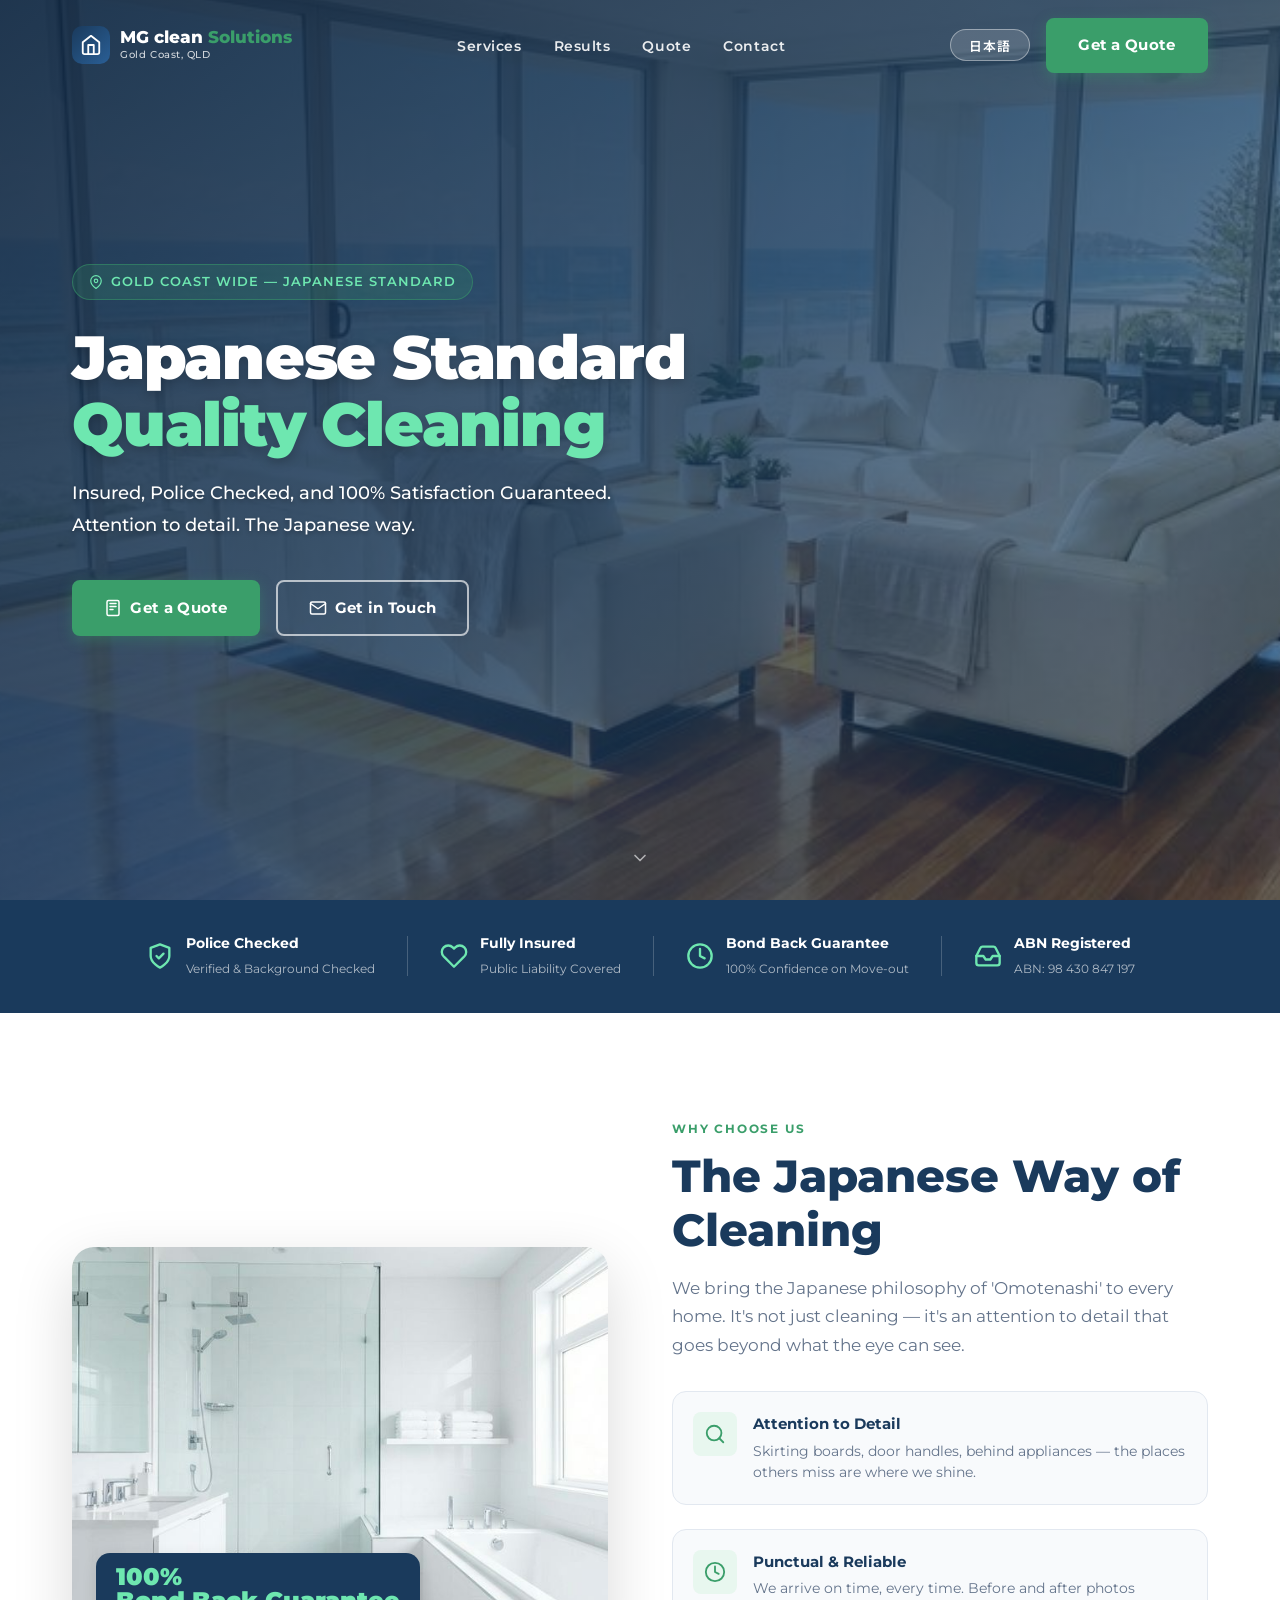
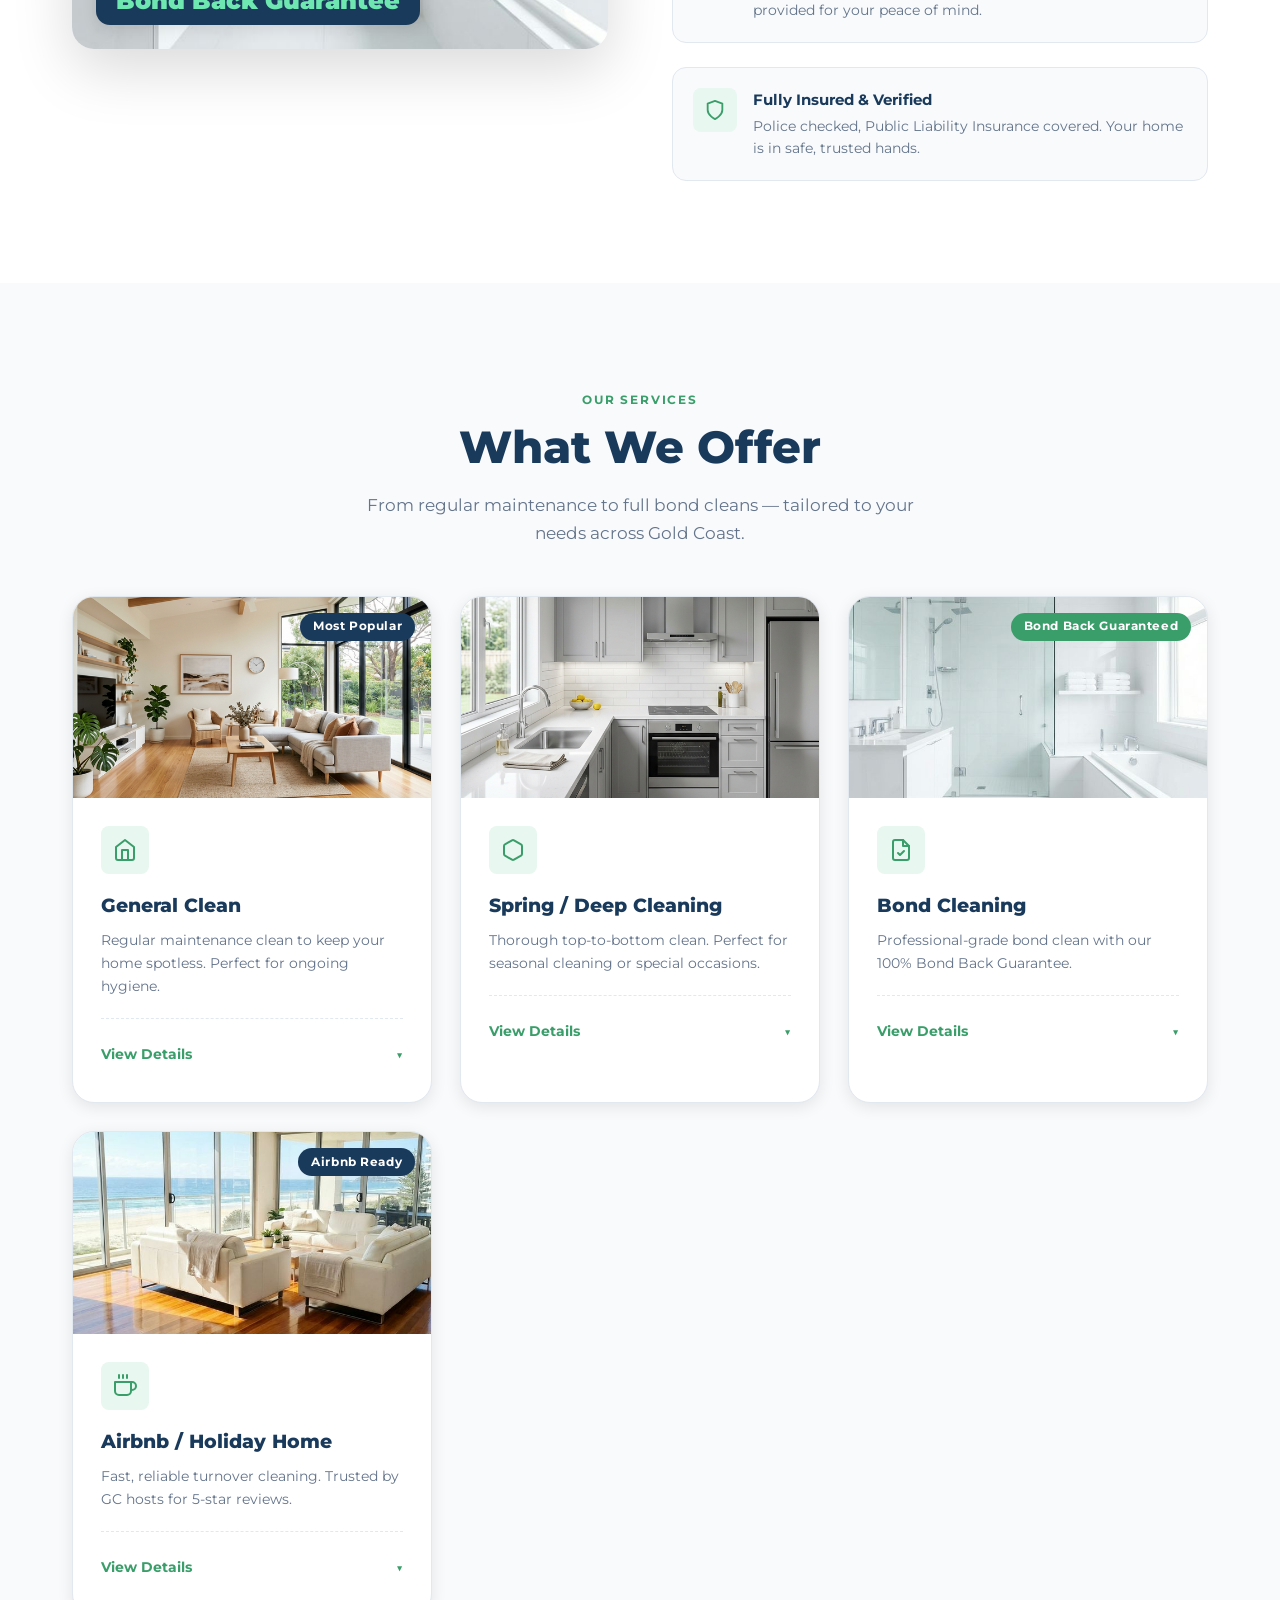
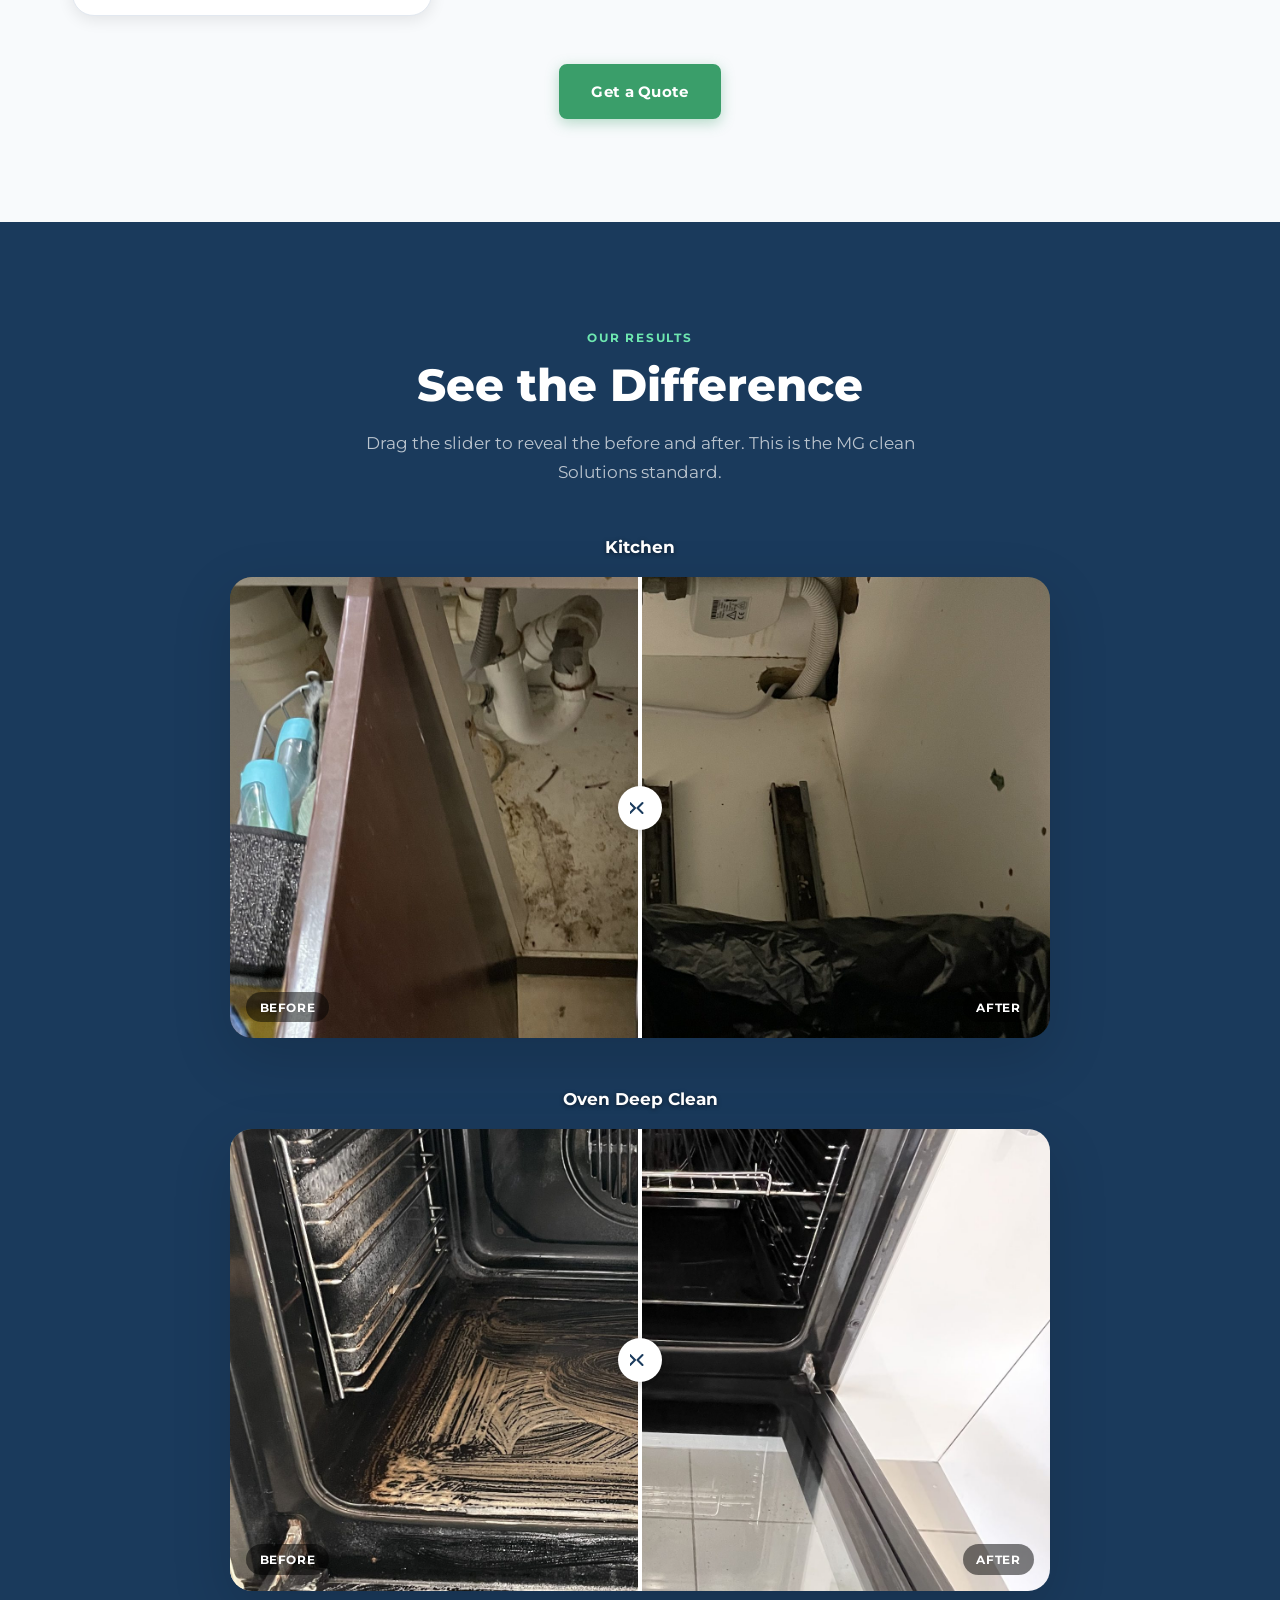
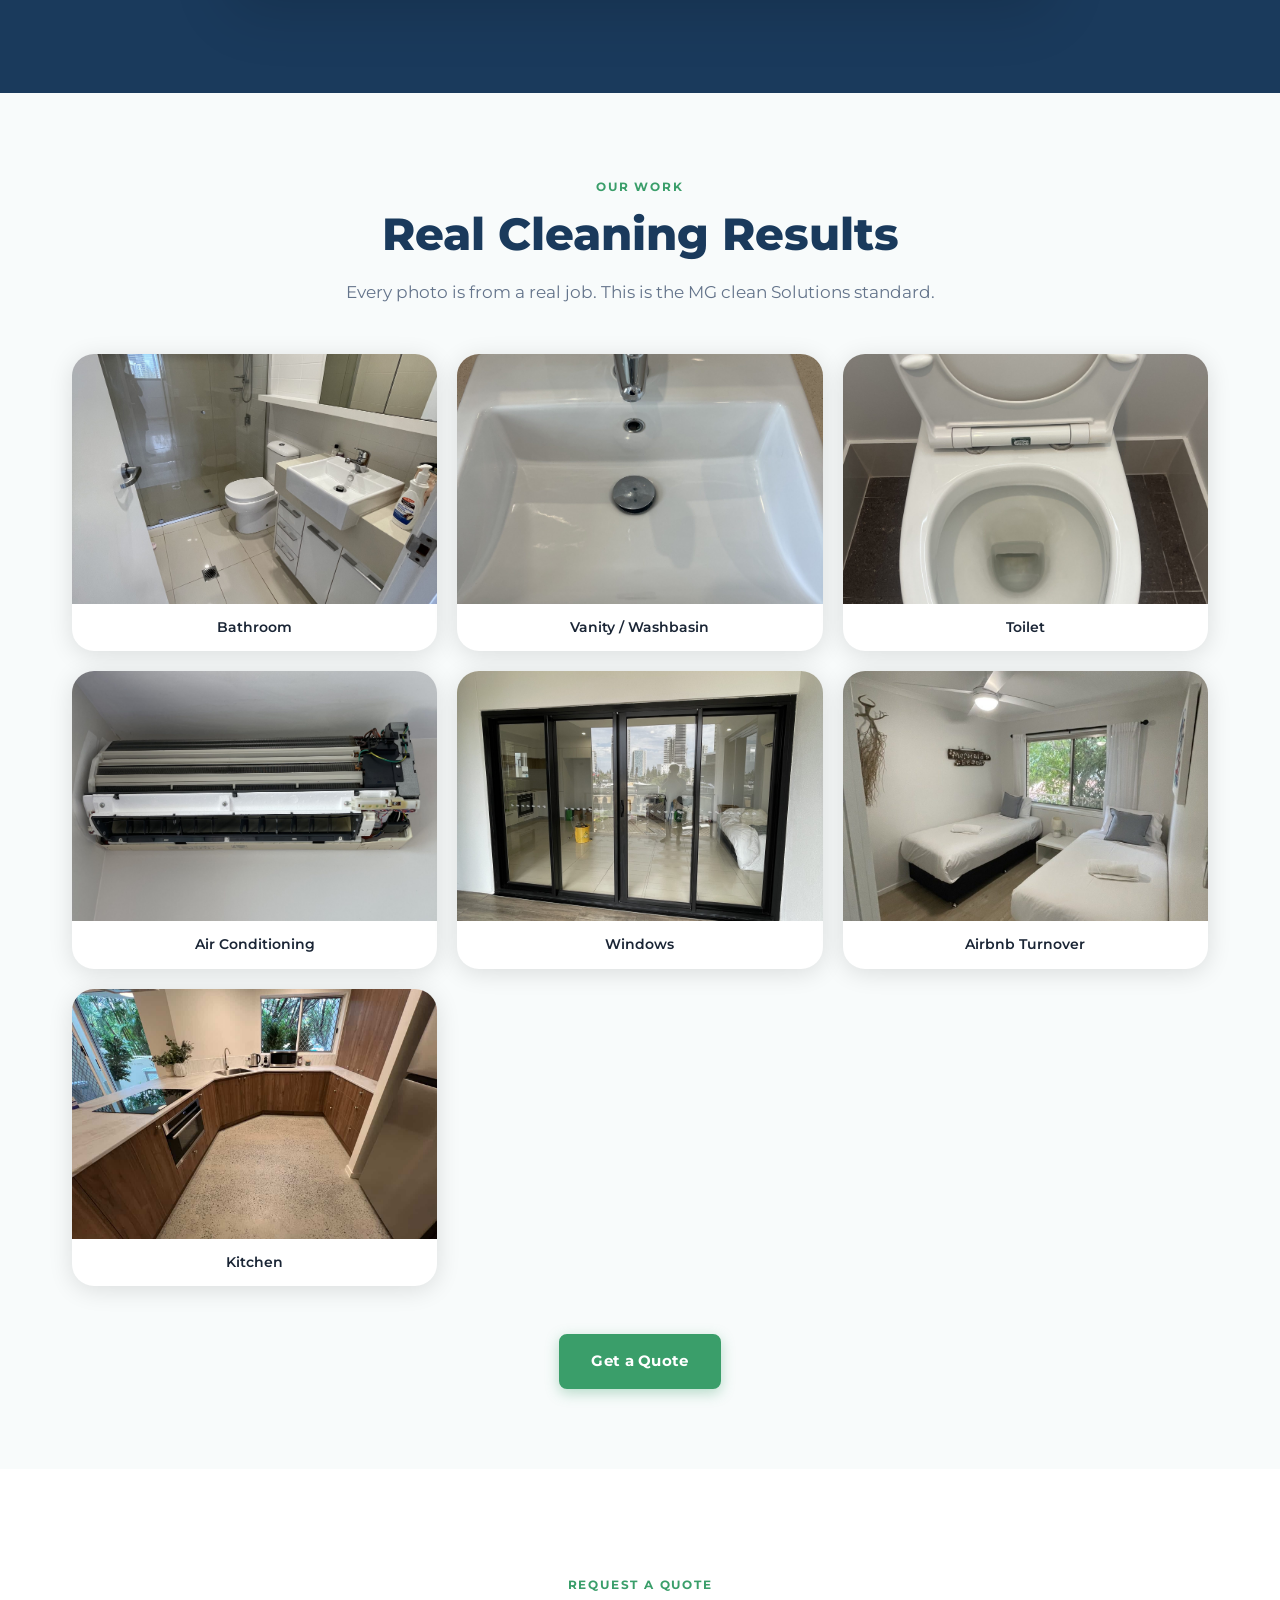
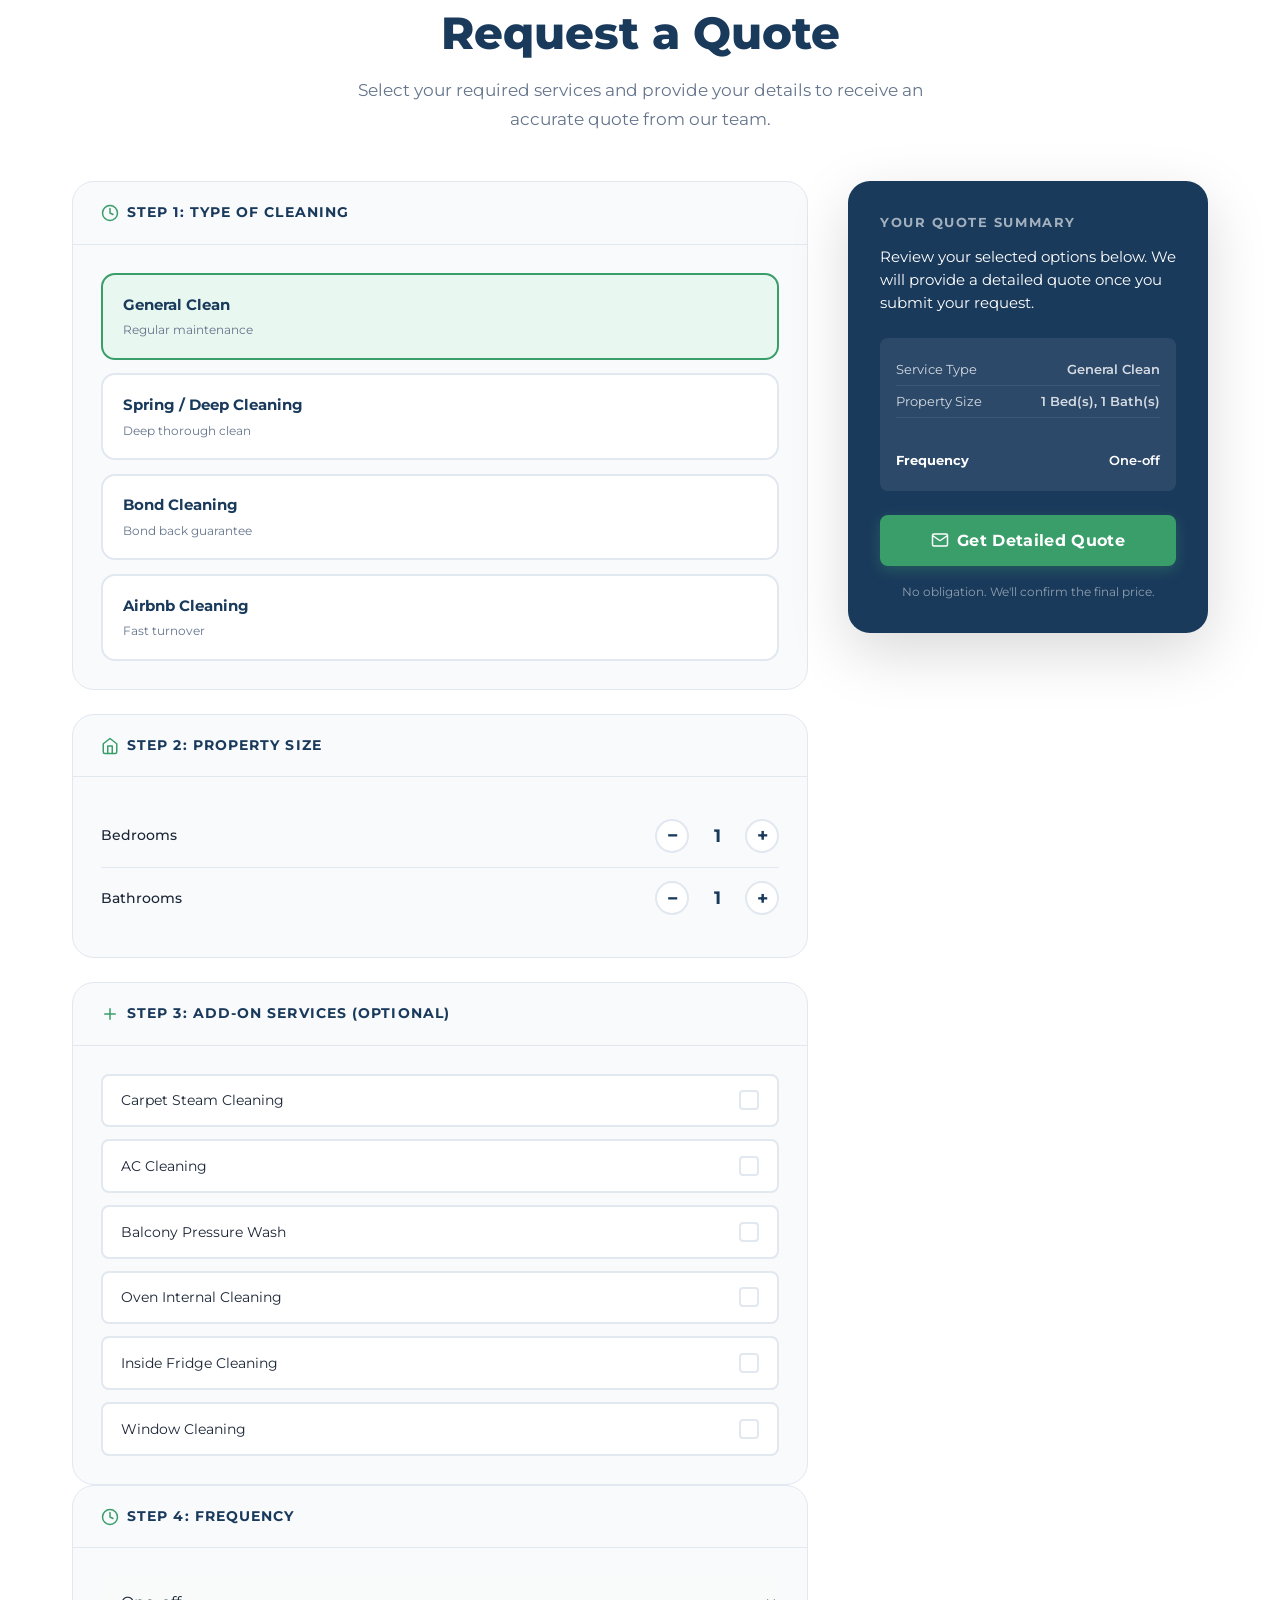
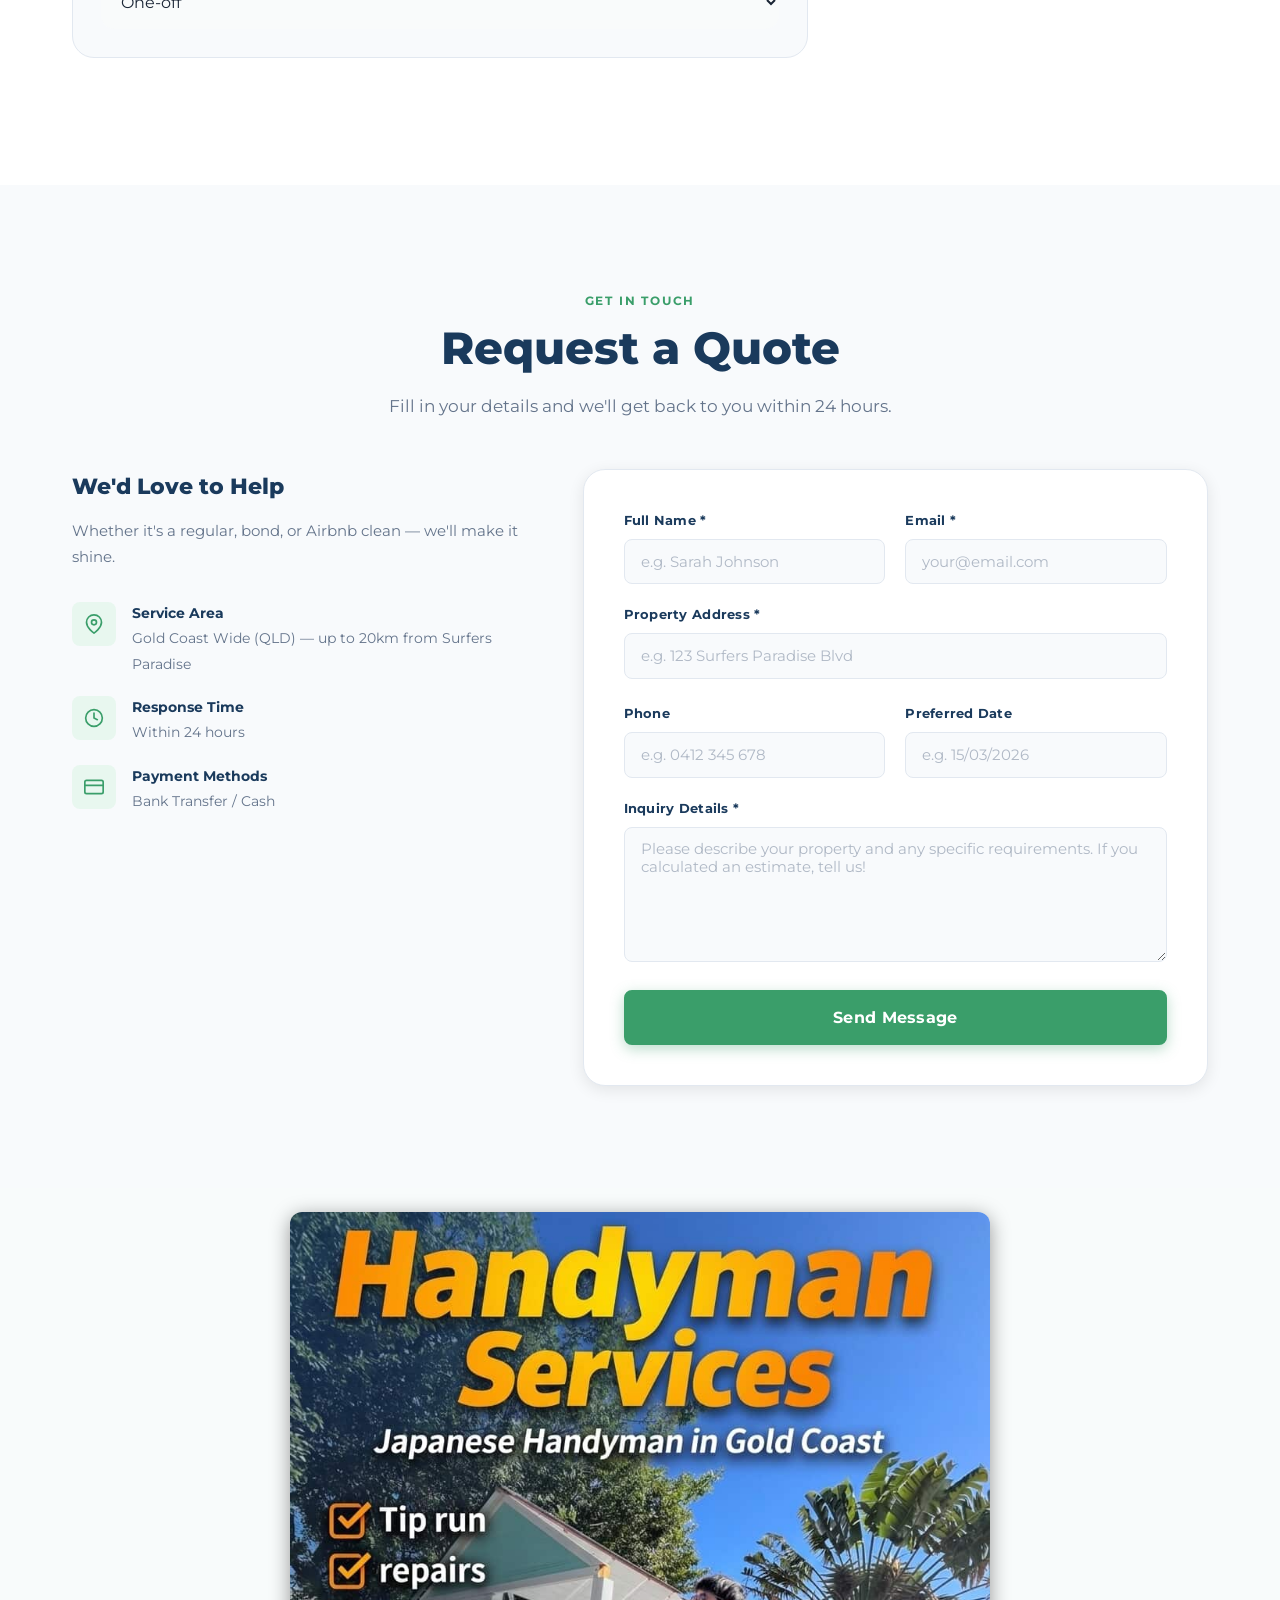
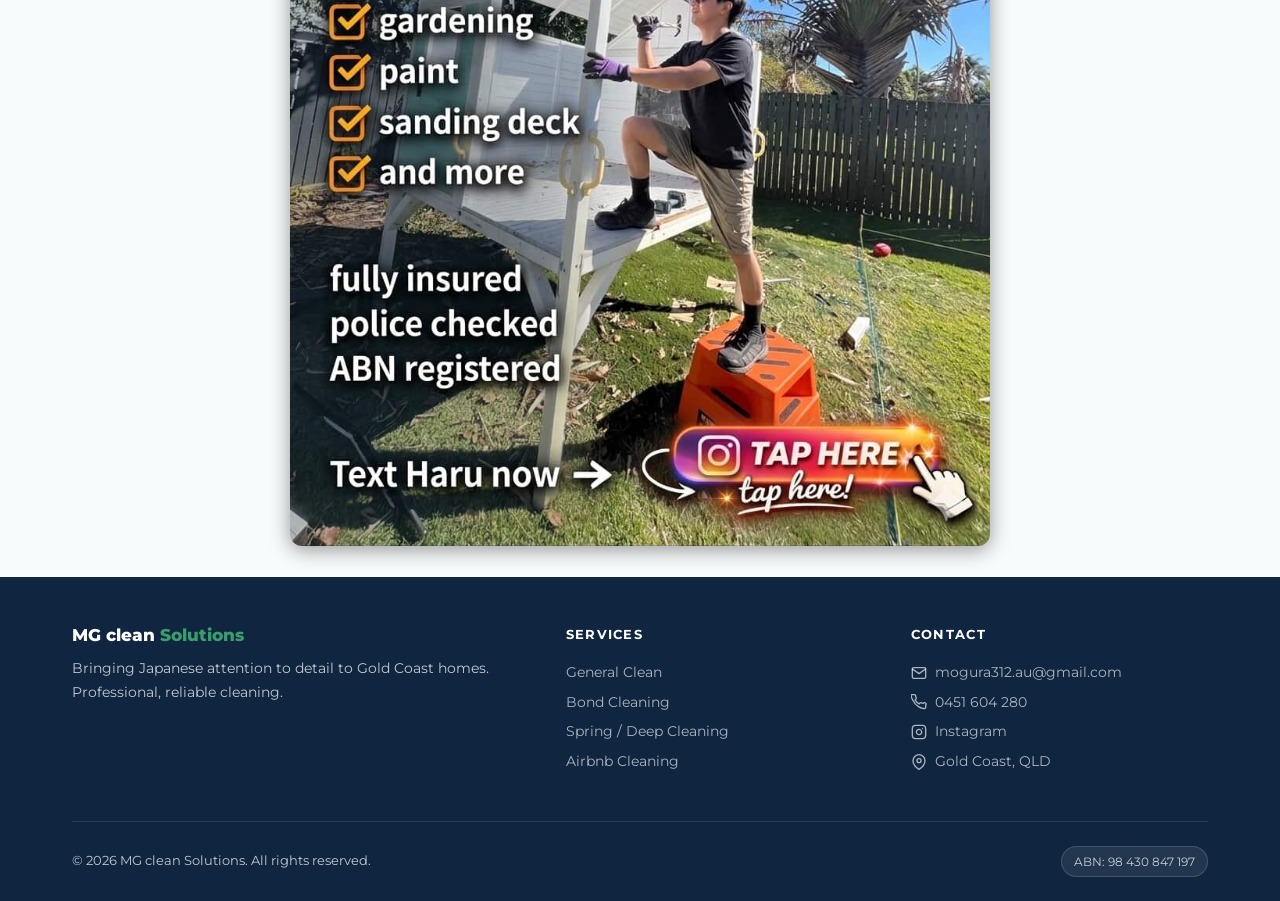
<file: index.html>
<!DOCTYPE html>
<html lang="en">

<head>
  <meta charset="UTF-8" />
  <meta name="viewport" content="width=device-width, initial-scale=1.0" />

  <!-- SEO: English default -->
  <title>MG clean Solutions | Professional House Cleaning</title>
  <meta name="description"
    content="Professional house cleaning. End of lease, general clean, Spring clean, Airbnb turnover. Get a free instant estimate." />
  <meta name="keywords"
    content="house cleaning, end of lease cleaning, bond cleaning, Airbnb cleaning, spring cleaning" />

  <!-- OGP -->
  <meta property="og:title" content="MG clean Solutions" />
  <meta property="og:description"
    content="Japanese attention to detail. Punctual & reliable. Police checked, fully insured. Bond Back Guarantee." />
  <meta property="og:type" content="website" />

  <!-- hreflang for SEO bilingual -->
  <link rel="alternate" hreflang="en" href="index.html" />
  <link rel="alternate" hreflang="ja" href="index.html" />

  <!-- Preload fonts -->
  <link rel="preconnect" href="https://fonts.googleapis.com" />
  <link rel="preconnect" href="https://fonts.gstatic.com" crossorigin />

  <link rel="stylesheet" href="style.css" />
</head>

<body>

  <!-- ============================================================
     NAVBAR
     ============================================================ -->
  <header>
    <nav class="navbar" id="navbar" role="navigation" aria-label="Main navigation">
      <div class="container navbar-inner">

        <!-- Logo -->
        <a href="#home" class="navbar-logo" aria-label="MG clean Solutions - Home">
          <div class="logo-icon" aria-hidden="true">
            <svg viewBox="0 0 24 24" fill="none" stroke="currentColor" stroke-width="2" stroke-linecap="round"
              stroke-linejoin="round">
              <path d="M3 9l9-7 9 7v11a2 2 0 01-2 2H5a2 2 0 01-2-2z" />
              <polyline points="9 22 9 12 15 12 15 22" />
            </svg>
          </div>
          <div>
            <div class="logo-text">MG clean <span>Solutions</span></div>
            <div class="logo-sub" data-i18n="nav_sub">Gold Coast, QLD</div>
          </div>
        </a>

        <!-- Desktop Nav -->
        <ul class="navbar-nav" role="list">
          <li><a href="#services" data-i18n="nav_services">Services</a></li>
          <li><a href="#results" data-i18n="nav_results">Results</a></li>
          <li><a href="#calculator" data-i18n="nav_calculator">Quote</a></li>
          <li><a href="#contact" data-i18n="nav_contact">Contact</a></li>
        </ul>

        <!-- Actions -->
        <div class="navbar-actions">
          <button class="lang-toggle" id="lang-toggle" aria-label="Switch language">日本語</button>
          <a href="#calculator" class="btn btn-primary btn-sm" data-i18n="nav_cta">Get a Quote</a>
        </div>

        <!-- Hamburger -->
        <button class="hamburger" id="hamburger" aria-label="Open menu" aria-expanded="false">
          <span></span><span></span><span></span>
        </button>

      </div>
    </nav>
  </header>

  <!-- Mobile Nav -->
  <nav class="mobile-nav" id="mobile-nav" role="navigation" aria-label="Mobile navigation">
    <button class="mobile-nav-close" id="mobile-nav-close" aria-label="Close menu">&times;</button>
    <a href="#services" data-i18n="nav_services">Services</a>
    <a href="#results" data-i18n="nav_results">Results</a>
    <a href="#calculator" data-i18n="nav_calculator">Estimate</a>
    <a href="#contact" data-i18n="nav_contact">Contact</a>
    <button class="lang-toggle" id="lang-toggle-mobile">日本語</button>
  </nav>


  <!-- ============================================================
     HERO
     ============================================================ -->
  <main>
    <section class="hero" id="home" aria-label="Hero">
      <div class="hero-bg" aria-hidden="true"></div>
      <div class="hero-overlay" aria-hidden="true"></div>
      <div class="container">
        <div class="hero-content reveal">
          <div class="hero-badge" aria-label="Service area">
            <svg viewBox="0 0 24 24" fill="none" stroke="currentColor" stroke-width="2" stroke-linecap="round"
              stroke-linejoin="round" aria-hidden="true">
              <path d="M21 10c0 7-9 13-9 13s-9-6-9-13a9 9 0 0118 0z" />
              <circle cx="12" cy="10" r="3" />
            </svg>
            <span data-i18n="hero_badge">Gold Coast Wide — Japanese Standard</span>
          </div>

          <h1 class="hero-title">
            <span data-i18n="hero_title_1">Japanese Standard</span><br>
            <span class="accent" data-i18n="hero_title_2">Quality Cleaning</span>
          </h1>

          <p class="hero-desc" data-i18n="hero_desc">
            Insured, Police Checked, and 100% Satisfaction Guaranteed. Attention to detail. The Japanese way.
          </p>

          <div class="hero-ctas">
            <a href="#calculator" class="btn btn-primary" id="hero-calc-btn">
              <svg viewBox="0 0 24 24" fill="none" stroke="currentColor" stroke-width="2" stroke-linecap="round"
                stroke-linejoin="round" aria-hidden="true">
                <rect x="4" y="2" width="16" height="20" rx="2" />
                <line x1="8" y1="6" x2="16" y2="6" />
                <line x1="8" y1="10" x2="16" y2="10" />
                <line x1="8" y1="14" x2="12" y2="14" />
              </svg>
              <span data-i18n="hero_cta_calc">Get a Quote</span>
            </a>
            <a href="#contact" class="btn btn-outline-white" id="hero-contact-btn">
              <svg viewBox="0 0 24 24" fill="none" stroke="currentColor" stroke-width="2" stroke-linecap="round"
                stroke-linejoin="round" aria-hidden="true">
                <path d="M4 4h16c1.1 0 2 .9 2 2v12c0 1.1-.9 2-2 2H4c-1.1 0-2-.9-2-2V6c0-1.1.9-2 2-2z" />
                <polyline points="22,6 12,13 2,6" />
              </svg>
              <span data-i18n="hero_cta_contact">Get in Touch</span>
            </a>
          </div>
        </div>
      </div>

      <div class="hero-scroll" aria-hidden="true">
        <svg viewBox="0 0 24 24" fill="none" stroke="currentColor" stroke-width="2" stroke-linecap="round"
          stroke-linejoin="round">
          <polyline points="6 9 12 15 18 9" />
        </svg>
      </div>
    </section>


    <!-- ============================================================
     TRUST BADGES
     ============================================================ -->
    <section class="trust-section" aria-label="Trust and credentials">
      <div class="container">
        <ul class="trust-list" role="list">
          <li class="trust-item reveal">
            <svg viewBox="0 0 24 24" fill="none" stroke="currentColor" stroke-width="2" stroke-linecap="round"
              stroke-linejoin="round" aria-hidden="true">
              <path d="M12 22s8-4 8-10V5l-8-3-8 3v7c0 6 8 10 8 10z" />
              <polyline points="9 12 11 14 15 10" />
            </svg>
            <div class="trust-item-text">
              <strong data-i18n="trust_police">Police Checked</strong>
              <span data-i18n="trust_police_sub">安心の身元証明済み</span>
            </div>
          </li>
          <li class="trust-divider" aria-hidden="true"></li>
          <li class="trust-item reveal reveal-delay-1">
            <svg viewBox="0 0 24 24" fill="none" stroke="currentColor" stroke-width="2" stroke-linecap="round"
              stroke-linejoin="round" aria-hidden="true">
              <path
                d="M20.84 4.61a5.5 5.5 0 00-7.78 0L12 5.67l-1.06-1.06a5.5 5.5 0 00-7.78 7.78l1.06 1.06L12 21.23l7.78-7.78 1.06-1.06a5.5 5.5 0 000-7.78z" />
            </svg>
            <div class="trust-item-text">
              <strong data-i18n="trust_insured">Fully Insured</strong>
              <span data-i18n="trust_insured_sub">万が一の破損も保険でカバー</span>
            </div>
          </li>
          <li class="trust-divider" aria-hidden="true"></li>
          <li class="trust-item reveal reveal-delay-2">
            <svg viewBox="0 0 24 24" fill="none" stroke="currentColor" stroke-width="2" stroke-linecap="round"
              stroke-linejoin="round" aria-hidden="true">
              <circle cx="12" cy="12" r="10" />
              <polyline points="12 6 12 12 16 14" />
            </svg>
            <div class="trust-item-text">
              <strong data-i18n="trust_bond">Bond Back Guarantee</strong>
              <span data-i18n="trust_bond_sub">退去清掃のボンド返金100%保証</span>
            </div>
          </li>
          <li class="trust-divider" aria-hidden="true"></li>
          <li class="trust-item reveal reveal-delay-3">
            <svg viewBox="0 0 24 24" fill="none" stroke="currentColor" stroke-width="2" stroke-linecap="round"
              stroke-linejoin="round" aria-hidden="true">
              <polyline points="22 12 16 12 14 15 10 15 8 12 2 12" />
              <path
                d="M5.45 5.11L2 12v6a2 2 0 002 2h16a2 2 0 002-2v-6l-3.45-6.89A2 2 0 0016.76 4H7.24a2 2 0 00-1.79 1.11z" />
            </svg>
            <div class="trust-item-text">
              <strong data-i18n="trust_abn">ABN Registered</strong>
              <span>ABN: 98 430 847 197</span>
            </div>
          </li>
        </ul>
      </div>
    </section>


    <!-- ============================================================
     ABOUT / VALUES
     ============================================================ -->
    <section class="about-section" id="about" aria-labelledby="about-title">
      <div class="container">
        <div class="about-grid">
          <div class="about-image-wrap reveal">
            <img src="images/service-bond.png"
              alt="Spotless professional cleaning result — bathroom after end of lease clean" loading="lazy" />
            <div class="about-image-badge">
              <span>100%</span>
              <span data-i18n="about_badge">Bond Back Guarantee</span>
            </div>
          </div>
          <div class="about-text">
            <div class="reveal reveal-delay-1">
              <p class="section-label" data-i18n="about_label">Why Choose Us</p>
              <h2 class="section-title" id="about-title" data-i18n="about_title">The Japanese Way of Cleaning</h2>
              <p class="section-subtitle" data-i18n="about_desc">We bring the Japanese philosophy of "Omotenashi" to
                every home. It's not just cleaning — it's an attention to detail that goes beyond what the eye can see.
              </p>
            </div>
            <ul class="values-list" role="list">
              <li class="value-item reveal reveal-delay-2">
                <div class="value-icon" aria-hidden="true">
                  <svg viewBox="0 0 24 24" fill="none" stroke="currentColor" stroke-width="2" stroke-linecap="round"
                    stroke-linejoin="round">
                    <circle cx="11" cy="11" r="8" />
                    <path d="M21 21l-4.35-4.35" />
                  </svg>
                </div>
                <div class="value-text">
                  <h4 data-i18n="value1_title">Attention to Detail</h4>
                  <p data-i18n="value1_desc">Skirting boards, door handles, behind appliances — the places others miss
                    are where we shine.</p>
                </div>
              </li>
              <li class="value-item reveal reveal-delay-3">
                <div class="value-icon" aria-hidden="true">
                  <svg viewBox="0 0 24 24" fill="none" stroke="currentColor" stroke-width="2" stroke-linecap="round"
                    stroke-linejoin="round">
                    <circle cx="12" cy="12" r="10" />
                    <polyline points="12 6 12 12 16 14" />
                  </svg>
                </div>
                <div class="value-text">
                  <h4 data-i18n="value2_title">Punctual &amp; Reliable</h4>
                  <p data-i18n="value2_desc">We arrive on time, every time. Before and after photos provided for your
                    peace of mind.</p>
                </div>
              </li>
              <li class="value-item reveal reveal-delay-4">
                <div class="value-icon" aria-hidden="true">
                  <svg viewBox="0 0 24 24" fill="none" stroke="currentColor" stroke-width="2" stroke-linecap="round"
                    stroke-linejoin="round">
                    <path d="M12 22s8-4 8-10V5l-8-3-8 3v7c0 6 8 10 8 10z" />
                  </svg>
                </div>
                <div class="value-text">
                  <h4 data-i18n="value3_title">Fully Insured &amp; Verified</h4>
                  <p data-i18n="value3_desc">Police checked, Public Liability Insurance covered. Your home is in safe,
                    trusted hands.</p>
                </div>
              </li>
            </ul>
          </div>
        </div>
      </div>
    </section>


    <!-- ============================================================
     SERVICES
     ============================================================ -->
    <section class="services-section" id="services" aria-labelledby="services-title">
      <div class="container">
        <div class="text-center reveal">
          <p class="section-label" data-i18n="services_label">Our Services</p>
          <h2 class="section-title" id="services-title" data-i18n="services_title">What We Offer</h2>
          <p class="section-subtitle" data-i18n="services_desc">From regular maintenance to full bond cleans — tailored
            to your needs across Gold Coast.</p>
        </div>
        <div class="services-grid">

          <!-- General Clean -->
          <article class="service-card reveal reveal-delay-1" aria-label="General Clean service">
            <div class="service-card-image">
              <img src="images/service-general.png" alt="Bright clean living room — general house cleaning service"
                loading="lazy" />
              <div class="service-badge" data-i18n="services_popular">Most Popular</div>
            </div>
            <div class="service-card-body">
              <div class="service-card-icon" aria-hidden="true">
                <svg viewBox="0 0 24 24" fill="none" stroke="currentColor" stroke-width="2" stroke-linecap="round"
                  stroke-linejoin="round">
                  <path d="M3 9l9-7 9 7v11a2 2 0 01-2 2H5a2 2 0 01-2-2z" />
                  <polyline points="9 22 9 12 15 12 15 22" />
                </svg>
              </div>
              <h3 data-i18n="service1_name">General Clean</h3>
              <p data-i18n="service1_desc">Regular maintenance clean to keep your home spotless. Perfect for ongoing
                freshness and hygiene.</p>

              <details class="service-details-accordion">
                <summary><span data-i18n="view_details">View Details</span></summary>
                <div class="details-content">
                  <h5 data-i18n="gen_inc_title" style="border:none;">✅ Regular Cleaning Includes:</h5>
                  <h5 data-i18n="gen_area">🏠 General Areas</h5>
                  <ul>
                    <li data-i18n="gen_area_1">Dusting all accessible surfaces</li>
                    <li data-i18n="gen_area_2">Wiping benches, tables and shelves</li>
                    <li data-i18n="gen_area_3">Vacuuming carpets and rugs</li>
                    <li data-i18n="gen_area_4">Mopping hard floors</li>
                    <li data-i18n="gen_area_5">Emptying bins</li>
                    <li data-i18n="gen_area_6">Spot cleaning of fingerprints and marks (doors & light switches)</li>
                  </ul>
                  <h5 data-i18n="gen_kit">🍳 Kitchen</h5>
                  <ul>
                    <li data-i18n="gen_kit_1">Wiping down kitchen benchtops</li>
                    <li data-i18n="gen_kit_2">Cleaning exterior of cupboards and drawers</li>
                    <li data-i18n="gen_kit_3">Cleaning sink and taps</li>
                    <li data-i18n="gen_kit_4">Wiping exterior of appliances (fridge, oven, microwave, dishwasher)</li>
                    <li data-i18n="gen_kit_5">Cleaning stovetop</li>
                    <li data-i18n="gen_kit_6">Emptying rubbish and replacing liner</li>
                  </ul>
                  <h5 data-i18n="gen_bath">🚿 Bathrooms & Toilets</h5>
                  <ul>
                    <li data-i18n="gen_bath_1">Cleaning and sanitising toilet</li>
                    <li data-i18n="gen_bath_2">Cleaning shower screen and bathtub</li>
                    <li data-i18n="gen_bath_3">Cleaning vanity, sink and taps</li>
                    <li data-i18n="gen_bath_4">Wiping mirrors</li>
                    <li data-i18n="gen_bath_5">Mopping bathroom floors</li>
                  </ul>
                  <h5 data-i18n="gen_bed">🛏 Bedrooms</h5>
                  <ul>
                    <li data-i18n="gen_bed_1">Dusting surfaces and furniture</li>
                    <li data-i18n="gen_bed_2">Vacuuming floors</li>
                    <li data-i18n="gen_bed_3">Making beds (if fresh linen is provided)</li>
                  </ul>
                  <h5 data-i18n="gen_exc_title" style="border:none; color: #e53e3e; margin-top:1.5rem;">❌ Not Included
                    (unless requested)</h5>
                  <ul class="not-included">
                    <li data-i18n="gen_exc_1">Deep cleaning / heavy build-up</li>
                    <li data-i18n="gen_exc_2">Inside oven, fridge or cupboards</li>
                    <li data-i18n="gen_exc_3">Wall, skirting board wipes</li>
                    <li data-i18n="gen_exc_4">Ceiling fans & high areas</li>
                    <li data-i18n="gen_exc_5">Window cleaning</li>
                    <li data-i18n="gen_exc_6">Carpet steam cleaning</li>
                  </ul>
                </div>
              </details>

            </div>
          </article>

          <!-- Spring / Deep Cleaning -->
          <article class="service-card reveal reveal-delay-2" aria-label="Spring / Deep Cleaning service">
            <div class="service-card-image">
              <img src="images/service-deep.png" alt="Spotless kitchen after deep cleaning service" loading="lazy" />
            </div>
            <div class="service-card-body">
              <div class="service-card-icon" aria-hidden="true">
                <svg viewBox="0 0 24 24" fill="none" stroke="currentColor" stroke-width="2" stroke-linecap="round"
                  stroke-linejoin="round">
                  <path
                    d="M21 16V8a2 2 0 00-1-1.73l-7-4a2 2 0 00-2 0l-7 4A2 2 0 003 8v8a2 2 0 001 1.73l7 4a2 2 0 002 0l7-4A2 2 0 0021 16z" />
                </svg>
              </div>
              <h3 data-i18n="service3_name">Spring / Deep Cleaning</h3>
              <p data-i18n="service3_desc">Thorough top-to-bottom clean. Perfect for seasonal cleaning or special
                occasions.</p>

              <details class="service-details-accordion">
                <summary><span data-i18n="view_details">View Details</span></summary>
                <div class="details-content">
                  <h5 data-i18n="deep_tab_rooms">Bedrooms & Living</h5>
                  <ul>
                    <li data-i18n="deep_room_1">Remove dust from ceilings and walls</li>
                    <li data-i18n="deep_room_2">Wipe down skirting boards</li>
                    <li data-i18n="deep_room_3">Clean doors, door frames, and handles</li>
                    <li data-i18n="deep_room_4">Clean all built-in wardrobes: shelves, doors, tracks</li>
                    <li data-i18n="deep_room_5">Clean all blinds (venetian, roller, vertical, timber)</li>
                    <li data-i18n="deep_room_6">Clean windows, window frames, and tracks (brush + vacuum + wipe)</li>
                    <li data-i18n="deep_room_7">Clean both sides of all window glass (outside where accessible)</li>
                    <li data-i18n="deep_room_8">Dust curtains and rails</li>
                    <li data-i18n="deep_room_9">Clean power outlets and light switch panels</li>
                    <li data-i18n="deep_room_10">Wipe down all light fittings and coverings</li>
                    <li data-i18n="deep_room_11">Clean air-con external surfaces and washable filters (where possible)
                    </li>
                    <li data-i18n="deep_room_12">Full vacuum of all floors, including corners and under furniture</li>
                    <li data-i18n="deep_room_13">Mop hard floors (tiles / timber / vinyl)</li>
                  </ul>
                  <h5 data-i18n="deep_kit_gen">Kitchen General</h5>
                  <ul>
                    <li data-i18n="deep_kit_1">Remove grease, dirt, fingerprints from all surfaces</li>
                    <li data-i18n="deep_kit_2">Clean and sanitise benchtops</li>
                    <li data-i18n="deep_kit_3">Clean inside and outside of all cupboards and drawers</li>
                    <li data-i18n="deep_kit_4">Clean sink: remove water stains, limescale, polish to shine</li>
                    <li data-i18n="deep_kit_5">Polish taps and fixtures</li>
                    <li data-i18n="deep_kit_6">Clean splashback (tile or glass), removing oil and grime</li>
                  </ul>
                  <h5 data-i18n="deep_kit_cook">Cooktop (Gas / Electric / Ceramic)</h5>
                  <ul>
                    <li data-i18n="deep_kit_7">Clean drip trays and grates (gas)</li>
                    <li data-i18n="deep_kit_8">Wipe and polish cooktop surface</li>
                    <li data-i18n="deep_kit_9">Clean control knobs and surrounding areas</li>
                  </ul>
                  <h5 data-i18n="deep_kit_hood">Rangehood</h5>
                  <ul>
                    <li data-i18n="deep_kit_10">Degrease external hood surface</li>
                    <li data-i18n="deep_kit_11">Clean light and switches</li>
                  </ul>
                  <h5 data-i18n="deep_bath_gen">Bathroom</h5>
                  <ul>
                    <li data-i18n="deep_bath_1">Remove soap scum and limescale from shower screens</li>
                    <li data-i18n="deep_bath_2">Clean wall tiles, remove mould in grout</li>
                    <li data-i18n="deep_bath_3">Clean sink and vanity</li>
                    <li data-i18n="deep_bath_4">Clean and streak-free shine on mirrors</li>
                    <li data-i18n="deep_bath_5">Clean inside and outside of cabinets</li>
                    <li data-i18n="deep_bath_6">Polish taps and metal fittings</li>
                    <li data-i18n="deep_bath_7">Clean drain areas</li>
                    <li data-i18n="deep_bath_8">Deep clean toilet: bowl, seat, hinges, base</li>
                    <li data-i18n="deep_bath_9">Dust and wipe exhaust fan (external)</li>
                  </ul>
                  <h5 data-i18n="deep_laun_gen">Laundry</h5>
                  <ul>
                    <li data-i18n="deep_laun_1">Clean laundry tub and tap fixtures</li>
                    <li data-i18n="deep_laun_2">Wipe walls and splashback areas</li>
                    <li data-i18n="deep_laun_3">Clean washing machine space and surrounding dust</li>
                    <li data-i18n="deep_laun_4">Wipe exhaust vents and surrounding areas</li>
                  </ul>
                  <h5 data-i18n="deep_tab_extras" style="margin-top:1.5rem;">Additional Options</h5>
                  <ul>
                    <li data-i18n="deep_ext_1">Carpet steam cleaning</li>
                    <li data-i18n="deep_ext_2">Wall mark removal (light to medium)</li>
                    <li data-i18n="deep_ext_3">Oven cleaning</li>
                    <li data-i18n="deep_ext_4">Garage cleaning</li>
                    <li data-i18n="deep_ext_5">Balcony / outdoor area (wipe handrails, mop tiled balcony areas)</li>
                    <li data-i18n="deep_ext_6">Wipe remaining furniture (if any)</li>
                    <li data-i18n="deep_ext_7">Wiping down the inside of the refrigerator</li>
                  </ul>
                </div>
              </details>

            </div>
          </article>

          <!-- End of Lease -->
          <article class="service-card reveal reveal-delay-3" aria-label="End of Lease clean service">
            <div class="service-card-image">
              <img src="images/service-bond.png" alt="Sparkling clean bathroom — end of lease bond clean"
                loading="lazy" />
              <div class="service-badge popular" data-i18n="services_recommended">Bond Back Guaranteed</div>
            </div>
            <div class="service-card-body">
              <div class="service-card-icon" aria-hidden="true">
                <svg viewBox="0 0 24 24" fill="none" stroke="currentColor" stroke-width="2" stroke-linecap="round"
                  stroke-linejoin="round">
                  <path d="M14 2H6a2 2 0 00-2 2v16a2 2 0 002 2h12a2 2 0 002-2V8z" />
                  <polyline points="14 2 14 8 20 8" />
                  <polyline points="9 15 11 17 15 13" />
                </svg>
              </div>
              <h3 data-i18n="service2_name">Bond Cleaning</h3>
              <p data-i18n="service2_desc">Professional-grade bond clean with our 100% Bond Back Guarantee. We handle
                everything for a stress-free move-out.</p>

              <details class="service-details-accordion">
                <summary><span data-i18n="view_details">View Details</span></summary>
                <div class="details-content">
                  <h5 data-i18n="onsite_quote" style="border:none;">On-site Quote Required</h5>
                  <p data-i18n="onsite_desc" style="font-size:0.85rem; line-height:1.6; color:var(--color-text-light);">
                    Because the condition of properties can vary significantly, we require an on-site inspection before
                    providing a detailed checklist and accurate quote.</p>
                </div>
              </details>

            </div>
          </article>

          <!-- Airbnb Clean -->
          <article class="service-card reveal reveal-delay-4" aria-label="Airbnb Holiday Home turnover service">
            <div class="service-card-image">
              <img src="images/hero.png" alt="Pristine living room — Airbnb holiday home cleaning service"
                loading="lazy" />
              <div class="service-badge" data-i18n="services_airbnb">Airbnb Ready</div>
            </div>
            <div class="service-card-body">
              <div class="service-card-icon" aria-hidden="true">
                <svg viewBox="0 0 24 24" fill="none" stroke="currentColor" stroke-width="2" stroke-linecap="round"
                  stroke-linejoin="round">
                  <path d="M18 8h1a4 4 0 010 8h-1" />
                  <path d="M2 8h16v9a4 4 0 01-4 4H6a4 4 0 01-4-4V8z" />
                  <line x1="6" y1="1" x2="6" y2="4" />
                  <line x1="10" y1="1" x2="10" y2="4" />
                  <line x1="14" y1="1" x2="14" y2="4" />
                </svg>
              </div>
              <h3 data-i18n="service4_name">Airbnb / Holiday Home</h3>
              <p data-i18n="service4_desc">Fast, reliable turnover cleaning for short-stay properties. Trusted by Gold
                Coast hosts to maintain 5-star reviews.</p>

              <details class="service-details-accordion">
                <summary><span data-i18n="view_details">View Details</span></summary>
                <div class="details-content">
                  <h5 data-i18n="onsite_quote" style="border:none;">On-site Quote Required</h5>
                  <p data-i18n="onsite_desc" style="font-size:0.85rem; line-height:1.6; color:var(--color-text-light);">
                    Because the condition of properties can vary significantly, we require an on-site inspection before
                    providing a detailed checklist and accurate quote.</p>
                </div>
              </details>

            </div>
          </article>

        </div>

        <div class="text-center reveal" style="margin-top: 3rem;">
          <a href="#calculator" class="btn btn-primary" data-i18n="services_cta">Get an Instant Quote</a>
        </div>
      </div>
    </section>


    <!-- ============================================================
     BEFORE / AFTER SLIDER
     ============================================================ -->
    <section class="slider-section" id="results" aria-labelledby="results-title">
      <div class="container">
        <div class="text-center reveal">
          <p class="section-label" style="color: #6ee7b0;" data-i18n="results_label">Our Results</p>
          <h2 class="section-title" id="results-title" data-i18n="results_title">See the Difference</h2>
          <p class="section-subtitle" data-i18n="results_desc">Drag the slider to reveal the before and after. This is
            the MG clean Solutions standard.</p>
        </div>

        <!-- Kitchen -->
        <div class="comparison-wrap reveal reveal-delay-1">
          <p style="text-align:center;font-weight:700;font-size:1.05rem;margin-bottom:1rem;color:#fff;text-shadow:0 1px 4px rgba(0,0,0,.55);"
            data-i18n="gallery_kitchen">Kitchen</p>
          <div class="comparison-slider" id="comparison-slider"
            aria-label="Before and After cleaning comparison. Drag to compare.">
            <img class="img-after" src="images/kitchen-after-1.jpg"
              alt="After cleaning — spotless kitchen after professional clean" />
            <div class="comparison-before-wrap" id="before-wrap">
              <img id="before-img" src="images/kitchen-before-1.jpg" alt="Before cleaning — dirty kitchen" />
            </div>
            <div class="comparison-handle" id="slider-handle" role="slider"
              aria-label="Drag to compare before and after" aria-valuemin="0" aria-valuemax="100" aria-valuenow="50"
              tabindex="0">
              <div class="comparison-handle-icon" aria-hidden="true">
                <svg viewBox="0 0 24 24" fill="none" stroke="currentColor" stroke-width="2.5" stroke-linecap="round"
                  stroke-linejoin="round">
                  <polyline points="15 18 9 12 15 6" />
                  <polyline points="9 18 3 12 9 6" transform="translate(9,0) scale(-1,1)" />
                </svg>
              </div>
            </div>
            <span class="comparison-label label-before" aria-hidden="true" data-i18n="before_label">BEFORE</span>
            <span class="comparison-label label-after" aria-hidden="true" data-i18n="after_label">AFTER</span>
          </div>
        </div>

        <!-- Oven -->
        <div class="comparison-wrap reveal reveal-delay-2" style="margin-top:3rem;">
          <p style="text-align:center;font-weight:700;font-size:1.05rem;margin-bottom:1rem;color:#fff;text-shadow:0 1px 4px rgba(0,0,0,.55);"
            data-i18n="gallery_oven">Oven Deep Clean</p>
          <div class="comparison-slider" id="gallery-slider-oven" aria-label="Oven before and after comparison">
            <img class="img-after" src="images/oven-after.jpg" alt="Oven after deep clean" />
            <div class="comparison-before-wrap" id="oven-before-wrap" style="width:50%;">
              <img id="oven-before-img" src="images/oven-before.jpg" alt="Oven before clean" />
            </div>
            <div class="comparison-handle" id="oven-slider-handle" role="slider"
              aria-label="Drag to compare oven before and after" aria-valuemin="0" aria-valuemax="100"
              aria-valuenow="50" tabindex="0">
              <div class="comparison-handle-icon" aria-hidden="true">
                <svg viewBox="0 0 24 24" fill="none" stroke="currentColor" stroke-width="2.5" stroke-linecap="round"
                  stroke-linejoin="round">
                  <polyline points="15 18 9 12 15 6" />
                  <polyline points="9 18 3 12 9 6" transform="translate(9,0) scale(-1,1)" />
                </svg>
              </div>
            </div>
            <span class="comparison-label label-before" aria-hidden="true" data-i18n="before_label">BEFORE</span>
            <span class="comparison-label label-after" aria-hidden="true" data-i18n="after_label">AFTER</span>
          </div>
        </div>
      </div>
    </section>


    <!-- ============================================================
     PHOTO GALLERY
     ============================================================ -->
    <section class="gallery-section" id="gallery" aria-labelledby="gallery-title"
      style="padding:5rem 0; background:var(--surface-alt, #f8fbfb);">
      <div class="container">
        <div class="text-center reveal">
          <p class="section-label" data-i18n="gallery_label">Our Work</p>
          <h2 class="section-title" id="gallery-title" data-i18n="gallery_title">Real Cleaning Results</h2>
          <p class="section-subtitle" data-i18n="gallery_desc">Every photo is from a real job. This is the MG clean
            Solutions standard.</p>
        </div>

        <div class="gallery-grid reveal reveal-delay-1">

          <!-- Gallery Photos -->
          <div class="gallery-card"
            style="position:relative; overflow:hidden; border-radius:var(--radius-lg,12px); box-shadow:0 4px 24px rgba(0,0,0,.12);">
            <img src="images/bathroom.jpg" alt="Spotless bathroom after cleaning"
              style="width:100%;height:250px;object-fit:cover;display:block;" loading="lazy" />
            <div style="text-align:center;padding:.75rem;font-weight:600;font-size:.9rem;color:var(--text-light);"
              data-i18n="gallery_bath">Bathroom</div>
          </div>

          <div class="gallery-card"
            style="position:relative; overflow:hidden; border-radius:var(--radius-lg,12px); box-shadow:0 4px 24px rgba(0,0,0,.12);">
            <img src="images/vanity.jpg" alt="Clean vanity and mirror"
              style="width:100%;height:250px;object-fit:cover;display:block;" loading="lazy" />
            <div style="text-align:center;padding:.75rem;font-weight:600;font-size:.9rem;color:var(--text-light);"
              data-i18n="gallery_vanity">Vanity</div>
          </div>

          <div class="gallery-card"
            style="position:relative; overflow:hidden; border-radius:var(--radius-lg,12px); box-shadow:0 4px 24px rgba(0,0,0,.12);">
            <img src="images/toilet.jpg" alt="Sanitised toilet after deep cleaning"
              style="width:100%;height:250px;object-fit:cover;display:block;" loading="lazy" />
            <div style="text-align:center;padding:.75rem;font-weight:600;font-size:.9rem;color:var(--text-light);"
              data-i18n="gallery_toilet">Toilet</div>
          </div>

          <div class="gallery-card"
            style="position:relative; overflow:hidden; border-radius:var(--radius-lg,12px); box-shadow:0 4px 24px rgba(0,0,0,.12);">
            <img src="images/aircon.jpg" alt="Clean air conditioning unit"
              style="width:100%;height:250px;object-fit:cover;display:block;" loading="lazy" />
            <div style="text-align:center;padding:.75rem;font-weight:600;font-size:.9rem;color:var(--text-light);"
              data-i18n="gallery_aircon">Air Conditioning</div>
          </div>

          <div class="gallery-card"
            style="position:relative; overflow:hidden; border-radius:var(--radius-lg,12px); box-shadow:0 4px 24px rgba(0,0,0,.12);">
            <img src="images/window.jpg" alt="Crystal clear windows after cleaning"
              style="width:100%;height:250px;object-fit:cover;display:block;" loading="lazy" />
            <div style="text-align:center;padding:.75rem;font-weight:600;font-size:.9rem;color:var(--text-light);"
              data-i18n="gallery_window">Windows</div>
          </div>

          <div class="gallery-card"
            style="position:relative; overflow:hidden; border-radius:var(--radius-lg,12px); box-shadow:0 4px 24px rgba(0,0,0,.12);">
            <img src="images/airbnb-1.jpg" alt="Clean Airbnb property ready for guests"
              style="width:100%;height:250px;object-fit:cover;display:block;" loading="lazy" />
            <div style="text-align:center;padding:.75rem;font-weight:600;font-size:.9rem;color:var(--text-light);"
              data-i18n="gallery_airbnb">Airbnb Turnover</div>
          </div>

          <div class="gallery-card"
            style="position:relative; overflow:hidden; border-radius:var(--radius-lg,12px); box-shadow:0 4px 24px rgba(0,0,0,.12);">
            <img src="images/kitchen-real.jpg" alt="Kitchen after professional cleaning"
              style="width:100%;height:250px;object-fit:cover;display:block;" loading="lazy" />
            <div style="text-align:center;padding:.75rem;font-weight:600;font-size:.9rem;color:var(--text-light);"
              data-i18n="gallery_kitchen">Kitchen</div>
          </div>

        </div>

        <div class="text-center reveal" style="margin-top:3rem;">
          <a href="#calculator" class="btn btn-primary" data-i18n="services_cta">Get a Quote</a>
        </div>
      </div>
    </section>


    <!-- ============================================================
     PRICING CALCULATOR
     ============================================================ -->
    <section class="calculator-section" id="calculator" aria-labelledby="calc-title">
      <div class="container">
        <div class="text-center reveal">
          <p class="section-label" data-i18n="calc_label">Build Your Quote</p>
          <h2 class="section-title" id="calc-title" data-i18n="calc_title">Request a Quote</h2>
          <p class="section-subtitle" data-i18n="calc_desc">Select your required services and provide your details to
            receive an accurate quote from our team.</p>
        </div>

        <div class="calculator-layout">
          <!-- Left: Options -->
          <div class="calc-options-panel">

            <!-- Step 1: Service Type -->
            <div class="calc-panel reveal reveal-delay-1" style="margin-bottom: 1.5rem;">
              <div class="calc-panel-header">
                <svg viewBox="0 0 24 24" fill="none" stroke="currentColor" stroke-width="2" stroke-linecap="round"
                  stroke-linejoin="round" aria-hidden="true">
                  <circle cx="12" cy="12" r="10" />
                  <polyline points="12 6 12 12 16 14" />
                </svg>
                <span data-i18n="calc_step1">Step 1: Type of Cleaning</span>
              </div>
              <div class="calc-panel-body">
                <div class="service-radio-group" role="radiogroup" aria-label="Select cleaning type">

                  <div class="service-radio-card">
                    <input type="radio" name="service-type" id="svc-general" value="general" data-base="150"
                      data-bed="40" data-bath="30" checked />
                    <label class="service-radio-label" for="svc-general">
                      <div class="radio-top">
                        <span class="radio-name" data-i18n="svc_general">General Clean</span>
                      </div>
                      <p class="radio-desc" data-i18n="svc_general_desc">Regular maintenance</p>
                    </label>
                  </div>

                  <div class="service-radio-card">
                    <input type="radio" name="service-type" id="svc-spring" value="spring" data-base="250" data-bed="50"
                      data-bath="40" />
                    <label class="service-radio-label" for="svc-spring">
                      <div class="radio-top">
                        <span class="radio-name" data-i18n="svc_spring">Spring / Deep Cleaning</span>
                      </div>
                      <p class="radio-desc" data-i18n="svc_spring_desc">Deep thorough clean</p>
                    </label>
                  </div>

                  <div class="service-radio-card">
                    <input type="radio" name="service-type" id="svc-bond" value="bond" data-base="350" data-bed="80"
                      data-bath="50" />
                    <label class="service-radio-label" for="svc-bond">
                      <div class="radio-top">
                        <span class="radio-name" data-i18n="svc_bond">Bond Cleaning</span>
                      </div>
                      <p class="radio-desc" data-i18n="svc_bond_desc">Bond back guarantee</p>
                    </label>
                  </div>

                  <div class="service-radio-card">
                    <input type="radio" name="service-type" id="svc-airbnb" value="airbnb" data-base="120" data-bed="30"
                      data-bath="20" />
                    <label class="service-radio-label" for="svc-airbnb">
                      <div class="radio-top">
                        <span class="radio-name" data-i18n="svc_airbnb">Airbnb Cleaning</span>
                      </div>
                      <p class="radio-desc" data-i18n="svc_airbnb_desc">Fast turnover</p>
                    </label>
                  </div>

                </div>
              </div>
            </div>

            <!-- Step 2: Property Size -->
            <div class="calc-panel reveal reveal-delay-2" style="margin-bottom: 1.5rem;">
              <div class="calc-panel-header">
                <svg viewBox="0 0 24 24" fill="none" stroke="currentColor" stroke-width="2" stroke-linecap="round"
                  stroke-linejoin="round" aria-hidden="true">
                  <path d="M3 9l9-7 9 7v11a2 2 0 01-2 2H5a2 2 0 01-2-2z" />
                  <polyline points="9 22 9 12 15 12 15 22" />
                </svg>
                <span data-i18n="calc_step2">Step 2: Property Size</span>
              </div>
              <div class="calc-panel-body">
                <div class="counter-row">
                  <div class="counter-label">
                    <span data-i18n="bedrooms">Bedrooms</span>
                    <small id="bed-rate-label" style="display:none;"></small>
                  </div>
                  <div class="counter-control">
                    <button class="counter-btn" id="bed-minus" aria-label="Decrease bedrooms">&#8722;</button>
                    <span class="counter-value" id="bed-count">1</span>
                    <button class="counter-btn" id="bed-plus" aria-label="Increase bedrooms">&#43;</button>
                  </div>
                </div>
                <div class="counter-row">
                  <div class="counter-label">
                    <span data-i18n="bathrooms">Bathrooms</span>
                    <small id="bath-rate-label" style="display:none;"></small>
                  </div>
                  <div class="counter-control">
                    <button class="counter-btn" id="bath-minus" aria-label="Decrease bathrooms">&#8722;</button>
                    <span class="counter-value" id="bath-count">1</span>
                    <button class="counter-btn" id="bath-plus" aria-label="Increase bathrooms">&#43;</button>
                  </div>
                </div>
              </div>
            </div>

            <!-- Step 3: Extras -->
            <div class="calc-panel reveal reveal-delay-3">
              <div class="calc-panel-header">
                <svg viewBox="0 0 24 24" fill="none" stroke="currentColor" stroke-width="2" stroke-linecap="round"
                  stroke-linejoin="round" aria-hidden="true">
                  <line x1="12" y1="5" x2="12" y2="19" />
                  <line x1="5" y1="12" x2="19" y2="12" />
                </svg>
                <span data-i18n="calc_step3">Step 3: Add-On Services (Optional)</span>
              </div>
              <div class="calc-panel-body">
                <div class="extras-list" role="group" aria-label="Optional add-on services">

                  <div class="extra-item">
                    <input type="checkbox" id="extra-carpet" value="carpet" data-price="90" />
                    <label for="extra-carpet">
                      <span data-i18n="extra_carpet">Carpet Steam Cleaning</span>
                      <div style="display:flex; align-items:center; gap:0.75rem;">

                        <div class="extra-check" aria-hidden="true">
                          <svg viewBox="0 0 24 24" fill="none" stroke="currentColor" stroke-width="3"
                            stroke-linecap="round" stroke-linejoin="round">
                            <polyline points="20 6 9 17 4 12" />
                          </svg>
                        </div>
                      </div>
                    </label>
                  </div>

                  <div class="extra-item">
                    <input type="checkbox" id="extra-ac" value="ac" data-price="80" />
                    <label for="extra-ac">
                      <span data-i18n="extra_ac">AC Cleaning</span>
                      <div style="display:flex; align-items:center; gap:0.75rem;">

                        <div class="extra-check" aria-hidden="true">
                          <svg viewBox="0 0 24 24" fill="none" stroke="currentColor" stroke-width="3"
                            stroke-linecap="round" stroke-linejoin="round">
                            <polyline points="20 6 9 17 4 12" />
                          </svg>
                        </div>
                      </div>
                    </label>
                  </div>

                  <div class="extra-item">
                    <input type="checkbox" id="extra-balcony" value="balcony" data-price="60" />
                    <label for="extra-balcony">
                      <span data-i18n="extra_balcony">Balcony Pressure Wash</span>
                      <div style="display:flex; align-items:center; gap:0.75rem;">

                        <div class="extra-check" aria-hidden="true">
                          <svg viewBox="0 0 24 24" fill="none" stroke="currentColor" stroke-width="3"
                            stroke-linecap="round" stroke-linejoin="round">
                            <polyline points="20 6 9 17 4 12" />
                          </svg>
                        </div>
                      </div>
                    </label>
                  </div>

                  <div class="extra-item">
                    <input type="checkbox" id="extra-oven" value="oven" data-price="80" />
                    <label for="extra-oven">
                      <span data-i18n="extra_oven">Oven Internal Cleaning</span>
                      <div style="display:flex; align-items:center; gap:0.75rem;">

                        <div class="extra-check" aria-hidden="true">
                          <svg viewBox="0 0 24 24" fill="none" stroke="currentColor" stroke-width="3"
                            stroke-linecap="round" stroke-linejoin="round">
                            <polyline points="20 6 9 17 4 12" />
                          </svg>
                        </div>
                      </div>
                    </label>
                  </div>

                  <div class="extra-item">
                    <input type="checkbox" id="extra-fridge" value="fridge" data-price="50" />
                    <label for="extra-fridge">
                      <span data-i18n="extra_fridge">Inside Fridge Cleaning</span>
                      <div style="display:flex; align-items:center; gap:0.75rem;">

                        <div class="extra-check" aria-hidden="true">
                          <svg viewBox="0 0 24 24" fill="none" stroke="currentColor" stroke-width="3"
                            stroke-linecap="round" stroke-linejoin="round">
                            <polyline points="20 6 9 17 4 12" />
                          </svg>
                        </div>
                      </div>
                    </label>
                  </div>

                  <div class="extra-item">
                    <input type="checkbox" id="extra-windows" value="windows" data-price="60" />
                    <label for="extra-windows">
                      <span data-i18n="extra_windows">Window Cleaning (inside, up to 6)</span>
                      <div style="display:flex; align-items:center; gap:0.75rem;">

                        <div class="extra-check" aria-hidden="true">
                          <svg viewBox="0 0 24 24" fill="none" stroke="currentColor" stroke-width="3"
                            stroke-linecap="round" stroke-linejoin="round">
                            <polyline points="20 6 9 17 4 12" />
                          </svg>
                        </div>
                      </div>
                    </label>
                  </div>

                </div>
              </div>
            </div>

            <!-- Step 4: Frequency -->
            <div class="calc-panel reveal reveal-delay-4" style="margin-bottom: 1.5rem;">
              <div class="calc-panel-header">
                <svg viewBox="0 0 24 24" fill="none" stroke="currentColor" stroke-width="2" stroke-linecap="round"
                  stroke-linejoin="round" aria-hidden="true">
                  <circle cx="12" cy="12" r="10" />
                  <polyline points="12 6 12 12 16 14" />
                </svg>
                <span data-i18n="calc_step4">Step 4: Frequency</span>
              </div>
              <div class="calc-panel-body">
                <style>
                  .freq-select {
                    width: 100%;
                    padding: 1rem;
                    border: 2px solid var(--border);
                    border-radius: var(--radius-md);
                    font-family: inherit;
                    font-size: 1rem;
                    color: var(--text-dark);
                    background: #f9fbfb;
                    cursor: pointer;
                    transition: 0.3s;
                  }

                  .freq-select:focus {
                    outline: none;
                    border-color: var(--primary);
                  }
                </style>
                <select id="freq-select" name="frequency" class="freq-select">
                  <option value="once" data-i18n="freq_once">One-off / １回のみ</option>
                  <option value="weekly" data-i18n="freq_weekly">Weekly / 週一</option>
                  <option value="fortnightly" data-i18n="freq_fortnightly">Fortnightly / ２週に一回</option>
                  <option value="monthly" data-i18n="freq_monthly">Monthly / 月一</option>
                </select>
              </div>
            </div>

          </div><!-- / calc-options-panel -->

          <!-- Right: Result Panel -->
          <div class="result-panel reveal reveal-delay-2">
            <div class="result-card">
              <h3 data-i18n="result_heading">Your Selection</h3>
              <div aria-live="polite" aria-label="Selected Services Summary" style="margin-bottom: 1.5rem;">
                <p style="color: var(--text-light); font-size: 0.95rem; line-height: 1.5;"
                  data-i18n="result_summary_desc">Review your selected options below. The final price calculation will
                  be provided after you submit your quote request.</p>
              </div>

              <div class="result-breakdown" id="result-breakdown" aria-label="Selection breakdown">
                <div class="breakdown-row">
                  <span data-i18n="breakdown_base">Service Type</span>
                  <span id="bd-base-name" style="font-weight: 600;">General Clean</span>
                </div>
                <div class="breakdown-row">
                  <span data-i18n="breakdown_rooms">Property Size</span>
                  <span id="bd-rooms-name" style="font-weight: 600;">1 Bed, 1 Bath</span>
                </div>
                <div class="breakdown-row" id="bd-extras-row"
                  style="display:none; flex-direction: column; align-items: flex-start; gap: 0.5rem;">
                  <span data-i18n="breakdown_extras">Add-ons</span>
                  <ul id="bd-extras-list"
                    style="list-style: none; padding-left: 0; margin: 0; color: var(--text-dark); width: 100%; font-weight: 600;">
                  </ul>
                </div>
                <div class="breakdown-row total"
                  style="border-top: 1px solid var(--border); padding-top: 1rem; margin-top: 1rem;">
                  <span data-i18n="breakdown_freq">Frequency</span>
                  <span id="bd-freq-name" style="font-weight: 600; color: var(--primary);">One-Off</span>
                </div>
              </div>

              <button class="btn btn-primary result-cta" id="result-contact-btn" onclick="proceedToContact()">
                <svg viewBox="0 0 24 24" fill="none" stroke="currentColor" stroke-width="2" stroke-linecap="round"
                  stroke-linejoin="round" aria-hidden="true">
                  <path d="M4 4h16c1.1 0 2 .9 2 2v12c0 1.1-.9 2-2 2H4c-1.1 0-2-.9-2-2V6c0-1.1.9-2 2-2z" />
                  <polyline points="22,6 12,13 2,6" />
                </svg>
                <span data-i18n="result_cta">Get Detailed Quote</span>
              </button>
              <p class="result-note" data-i18n="result_note">No obligation. We'll confirm the final price.</p>
            </div>
          </div>

        </div>
      </div>
    </section>


    <!-- ============================================================
     CONTACT FORM
     ============================================================ -->
    <section class="contact-section" id="contact" aria-labelledby="contact-title">
      <div class="container">
        <div class="text-center reveal">
          <p class="section-label" data-i18n="contact_label">Get In Touch</p>
          <h2 class="section-title" id="contact-title" data-i18n="contact_title">Request a Quote</h2>
          <p class="section-subtitle" data-i18n="contact_desc">Fill in your details and we'll get back to you within 24
            hours with a confirmed quote.</p>
        </div>

        <div class="contact-layout">
          <!-- Info -->
          <div class="contact-info reveal">
            <h3 data-i18n="contact_info_title">We'd Love to Help</h3>
            <p data-i18n="contact_info_desc">Whether it's a regular clean, a full bond clean, or an Airbnb turnover —
              we'll make your property shine. Leave your details and we'll be in touch promptly.</p>

            <div class="contact-detail">
              <div class="contact-detail-icon" aria-hidden="true">
                <svg viewBox="0 0 24 24" fill="none" stroke="currentColor" stroke-width="2" stroke-linecap="round"
                  stroke-linejoin="round">
                  <path d="M21 10c0 7-9 13-9 13s-9-6-9-13a9 9 0 0118 0z" />
                  <circle cx="12" cy="10" r="3" />
                </svg>
              </div>
              <div class="contact-detail-text">
                <strong data-i18n="contact_area_label">Service Area</strong>
                <span data-i18n="contact_area">Gold Coast Wide (QLD) — up to 20km from Surfers Paradise</span>
              </div>
            </div>

            <div class="contact-detail">
              <div class="contact-detail-icon" aria-hidden="true">
                <svg viewBox="0 0 24 24" fill="none" stroke="currentColor" stroke-width="2" stroke-linecap="round"
                  stroke-linejoin="round">
                  <circle cx="12" cy="12" r="10" />
                  <polyline points="12 6 12 12 16 14" />
                </svg>
              </div>
              <div class="contact-detail-text">
                <strong data-i18n="contact_response_label">Response Time</strong>
                <span data-i18n="contact_response">Within 24 hours / 24時間以内にご返信</span>
              </div>
            </div>

            <div class="contact-detail">
              <div class="contact-detail-icon" aria-hidden="true">
                <svg viewBox="0 0 24 24" fill="none" stroke="currentColor" stroke-width="2" stroke-linecap="round"
                  stroke-linejoin="round">
                  <rect x="1" y="4" width="22" height="16" rx="2" ry="2" />
                  <line x1="1" y1="10" x2="23" y2="10" />
                </svg>
              </div>
              <div class="contact-detail-text">
                <strong data-i18n="contact_payment_label">Payment Methods</strong>
                <span data-i18n="contact_payment">Bank Transfer / Square</span>
              </div>
            </div>
          </div>

          <!-- Form -->
          <div class="contact-form reveal reveal-delay-1">
            <form id="contact-form-el" action="https://formsubmit.co/mogura312.au@gmail.com" method="POST" novalidate>

              <!-- Disables captcha for smoother UX -->
              <input type="hidden" name="_captcha" value="false">
              <!-- Custom Subject Line -->
              <input type="hidden" name="_subject" value="【お見積り依頼】MG clean Solutions ホームページより">

              <!-- Honeypot -->
              <div class="hidden" style="position:absolute; left:-9999px;" aria-hidden="true">
                <input type="text" name="_gotcha" tabindex="-1" autocomplete="off" />
              </div>

              <div class="form-row">
                <div class="form-group">
                  <label for="cf-name" data-i18n="form_name">Full Name *</label>
                  <input type="text" id="cf-name" name="name" required placeholder="e.g. Sarah Johnson"
                    autocomplete="name" />
                </div>
                <div class="form-group">
                  <label for="cf-email" data-i18n="form_email">Email *</label>
                  <input type="email" id="cf-email" name="email" required placeholder="your@email.com"
                    autocomplete="email" />
                </div>
              </div>

              <div class="form-group" style="margin-bottom: 1.5rem;">
                <label for="cf-address" data-i18n="form_address">Property Address *</label>
                <input type="text" id="cf-address" name="address" required placeholder="e.g. 123 Surfers Paradise Blvd"
                  autocomplete="street-address" />
              </div>

              <div class="form-row">
                <div class="form-group">
                  <label for="cf-phone" data-i18n="form_phone">Phone</label>
                  <input type="tel" id="cf-phone" name="phone" placeholder="e.g. 0412 345 678" autocomplete="tel" />
                </div>
                <div class="form-group">
                  <label for="cf-date" data-i18n="form_date">Preferred Date</label>
                  <input type="text" id="cf-date" name="preferred_date" placeholder="e.g. 15/03/2026"
                    autocomplete="off" />
                </div>
              </div>

              <div class="form-group">
                <label for="cf-message" data-i18n="form_message">Inquiry Details *</label>
                <textarea id="cf-message" name="message" required
                  placeholder="Please describe your property and any specific requirements. If you calculated an estimate, tell us!"
                  rows="6"></textarea>
              </div>

              <button type="submit" class="btn btn-primary form-submit" id="cf-submit-btn">
                <span data-i18n="form_submit">Send Message</span>
              </button>
            </form>

            <div class="success-box" id="success-box">
              <svg viewBox="0 0 24 24" fill="none" stroke="currentColor" stroke-width="2" stroke-linecap="round"
                stroke-linejoin="round" aria-hidden="true">
                <path d="M22 11.08V12a10 10 0 11-5.93-9.14" />
                <polyline points="22 4 12 14.01 9 11.01" />
              </svg>
              <h3 data-i18n="success_title">Message Sent Successfully!</h3>
              <p data-i18n="success_desc">Thank you for your inquiry. We will review your details and get back to you
                within 24 hours.</p>
            </div>
          </div>
        </div>
      </div>
    </section>

  </main>

  <!-- ============================================================
       HANDYMAN AD BANNER
       ============================================================ -->
  <div style="background:var(--surface-alt, #f8fbfb); padding:1.5rem 1rem; text-align:center;">
    <a href="https://www.instagram.com/handyman.mogu312?utm_source=ig_web_button_share_sheet&igsh=ZDNlZDc0MzIxNw=="
      target="_blank" rel="noopener noreferrer" aria-label="Handyman Services by Mogu — view on Instagram"
      style="display:inline-block; max-width:700px; width:100%;">
      <img src="images/handyman 広告.jpg" alt="Handyman Services by Mogu — tap to visit Instagram"
        style="width:100%; border-radius:12px; display:block; box-shadow:0 4px 20px rgba(0,0,0,.4); transition:opacity .2s;"
        onmouseover="this.style.opacity='.85'" onmouseout="this.style.opacity='1'" loading="lazy" />
    </a>
  </div>

  <!-- ============================================================
     FOOTER
     ============================================================ -->
  <footer class="footer">
    <div class="container">
      <div class="footer-grid">
        <div class="footer-brand">
          <div class="logo-text">MG clean <span>Solutions</span></div>
          <p class="footer-desc mt-1" data-i18n="footer_desc">Bringing Japanese attention to detail to Gold Coast homes.
            Professional, reliable, and thorough cleaning services you can trust.</p>
        </div>

        <div class="footer-col">
          <h4 data-i18n="footer_services">Services</h4>
          <a href="#services" data-i18n="svc_general">General Clean</a>
          <a href="#services" data-i18n="svc_bond">Bond Cleaning</a>
          <a href="#services" data-i18n="svc_spring">Spring / Deep Cleaning</a>
          <a href="#services" data-i18n="svc_airbnb">Airbnb Cleaning</a>
        </div>

        <div class="footer-col">
          <h4 data-i18n="footer_contact">Contact</h4>
          <!-- Email -->
          <a href="mailto:mogura312.au@gmail.com" style="display:flex;align-items:center;gap:0.5rem;">
            <svg viewBox="0 0 24 24" fill="none" stroke="currentColor" stroke-width="2" stroke-linecap="round"
              stroke-linejoin="round" style="width:16px;height:16px;">
              <path d="M4 4h16c1.1 0 2 .9 2 2v12c0 1.1-.9 2-2 2H4c-1.1 0-2-.9-2-2V6c0-1.1.9-2 2-2z" />
              <polyline points="22,6 12,13 2,6" />
            </svg>
            mogura312.au@gmail.com
          </a>
          <!-- Phone -->
          <a href="tel:+61451604280" id="footer-phone" style="display:flex;align-items:center;gap:0.5rem;">
            <svg viewBox="0 0 24 24" fill="none" stroke="currentColor" stroke-width="2" stroke-linecap="round"
              stroke-linejoin="round" style="width:16px;height:16px;">
              <path
                d="M22 16.92v3a2 2 0 01-2.18 2 19.79 19.79 0 01-8.63-3.07A19.5 19.5 0 013.07 9.81a19.79 19.79 0 01-3.07-8.68A2 2 0 012 1h3a2 2 0 012 1.72c.127.96.361 1.903.7 2.81a2 2 0 01-.45 2.11L6.09 8.91a16 16 0 006 6l1.27-1.27a2 2 0 012.11-.45c.907.339 1.85.573 2.81.7A2 2 0 0122 16.92z" />
            </svg>
            0451 604 280
          </a>
          <!-- Instagram -->
          <a href="https://www.instagram.com/mg_cleaning0312?igsh=MXBlc3R0bzVjZzZtdQ==" target="_blank"
            rel="noopener noreferrer" style="display:flex;align-items:center;gap:0.5rem;">
            <svg viewBox="0 0 24 24" fill="none" stroke="currentColor" stroke-width="2" stroke-linecap="round"
              stroke-linejoin="round" style="width:16px;height:16px;">
              <rect x="2" y="2" width="20" height="20" rx="5" ry="5" />
              <path d="M16 11.37A4 4 0 1112.63 8 4 4 0 0116 11.37z" />
              <line x1="17.5" y1="6.5" x2="17.51" y2="6.5" />
            </svg>
            Instagram
          </a>
          <!-- Area -->
          <a href="#contact" style="display:flex;align-items:center;gap:0.5rem;">
            <svg viewBox="0 0 24 24" fill="none" stroke="currentColor" stroke-width="2" stroke-linecap="round"
              stroke-linejoin="round" style="width:16px;height:16px;">
              <path d="M21 10c0 7-9 13-9 13s-9-6-9-13a9 9 0 0118 0z" />
              <circle cx="12" cy="10" r="3" />
            </svg>
            Gold Coast, QLD
          </a>
        </div>
      </div>

      <div class="footer-bottom">
        <div class="footer-copy">
          <p>
            &copy; <span id="current-year"></span> MG clean Solutions. All rights reserved.
          </p>
        </div>
        <div class="abn-badge">
          ABN: 98 430 847 197
        </div>
      </div>
    </div>
  </footer>
  <script src="script.js"></script>

</body>

</html>
</file>
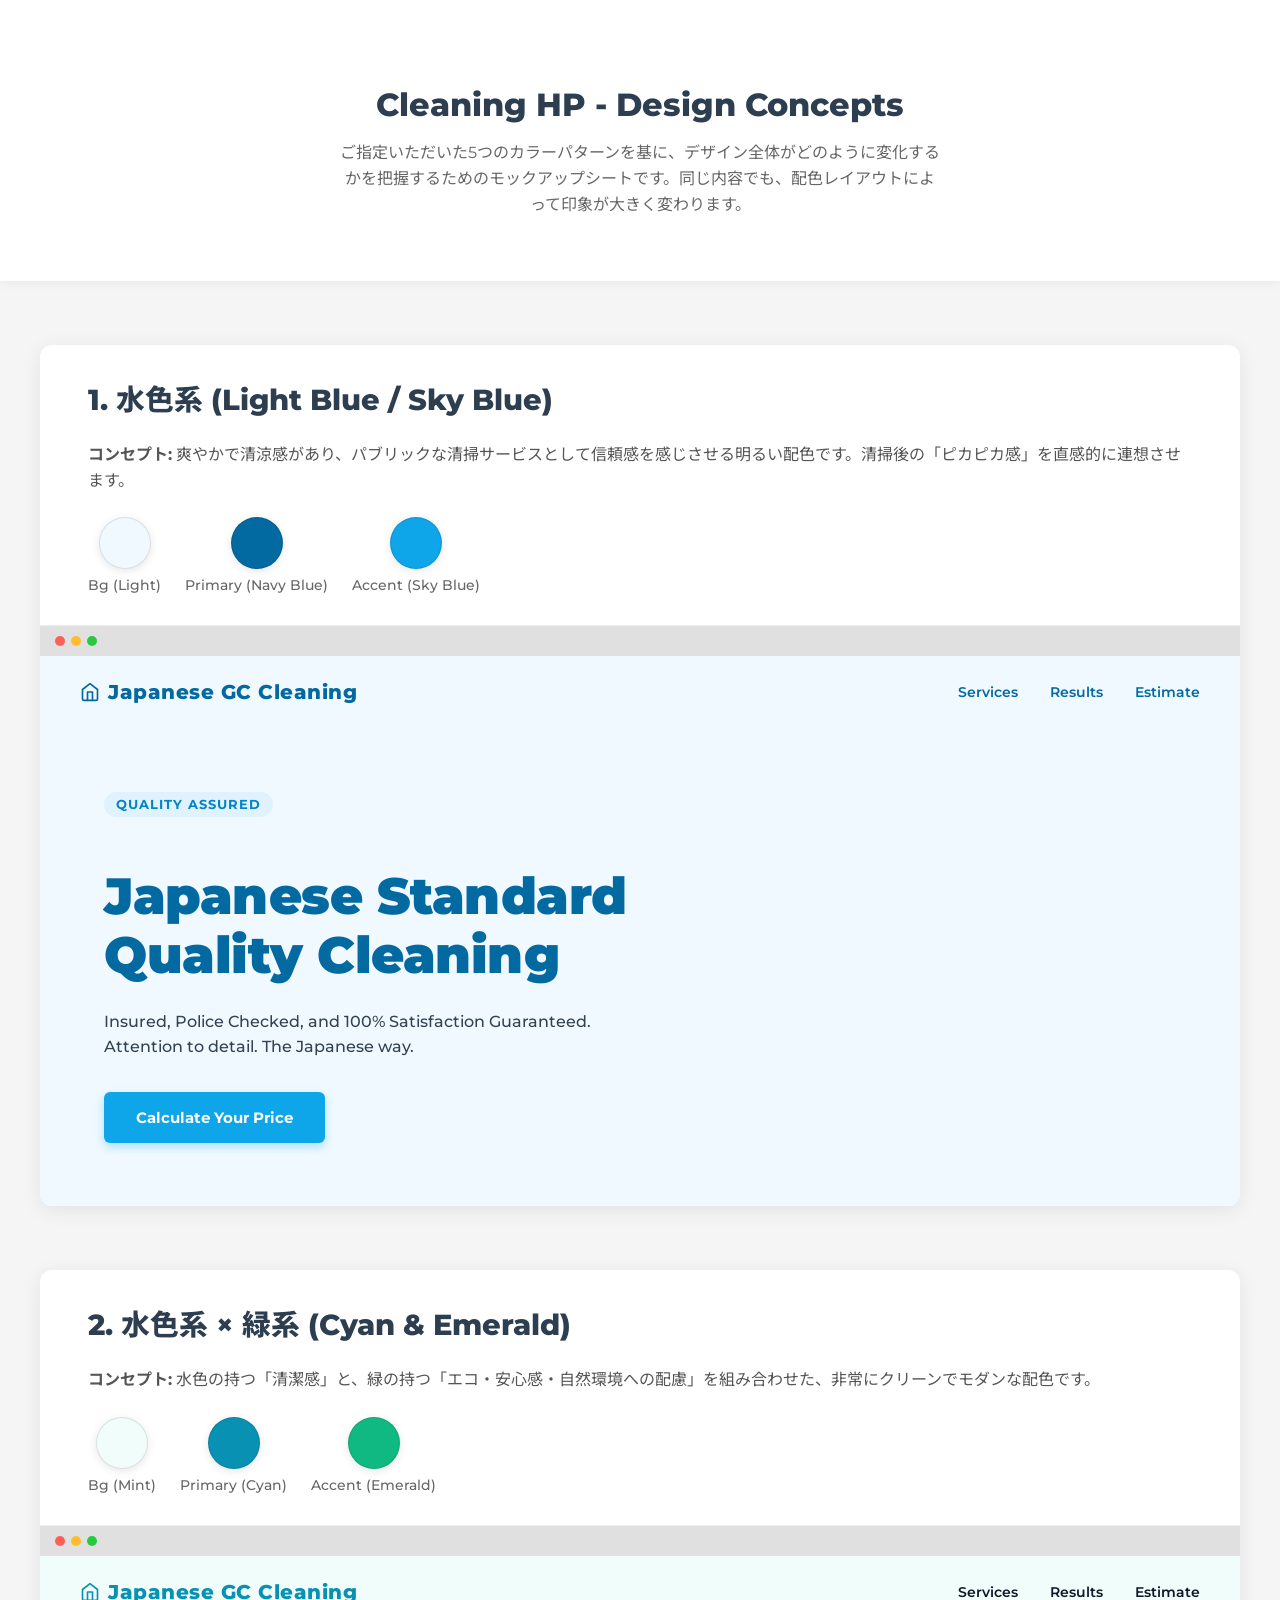
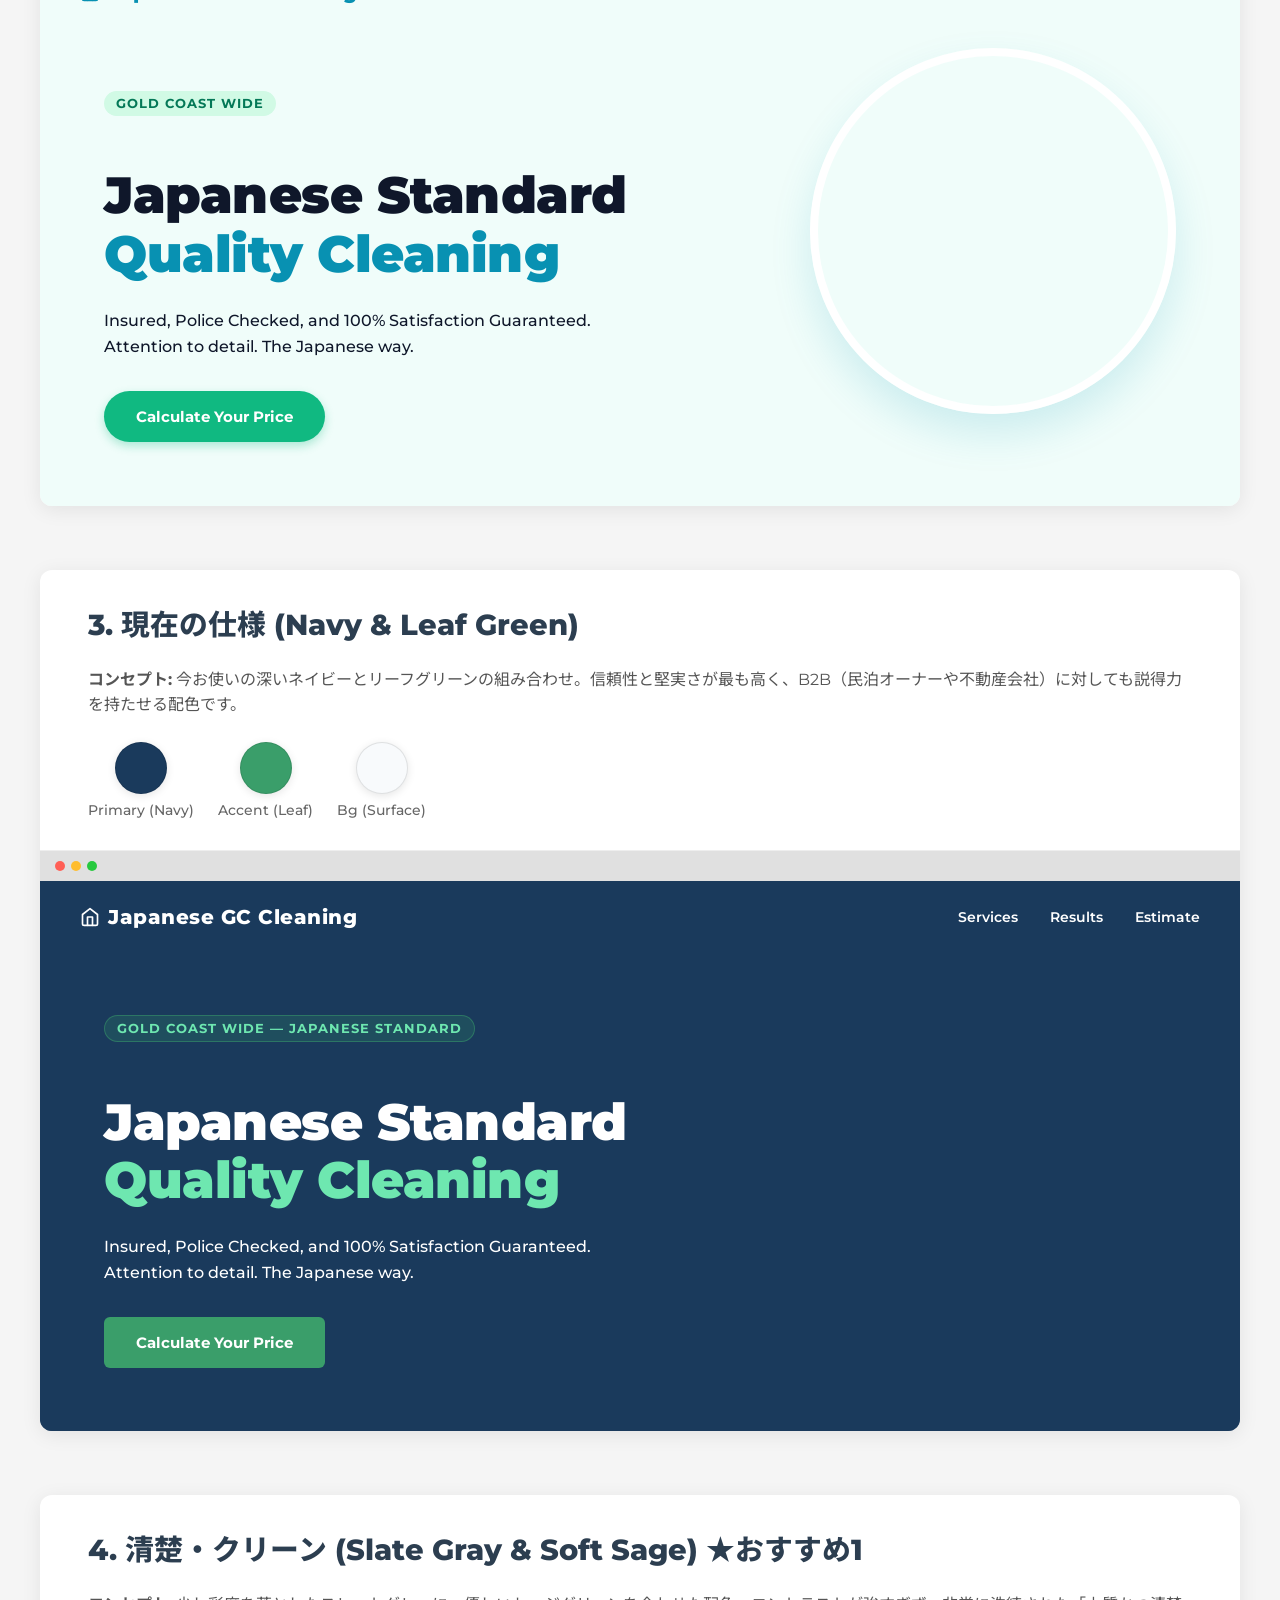
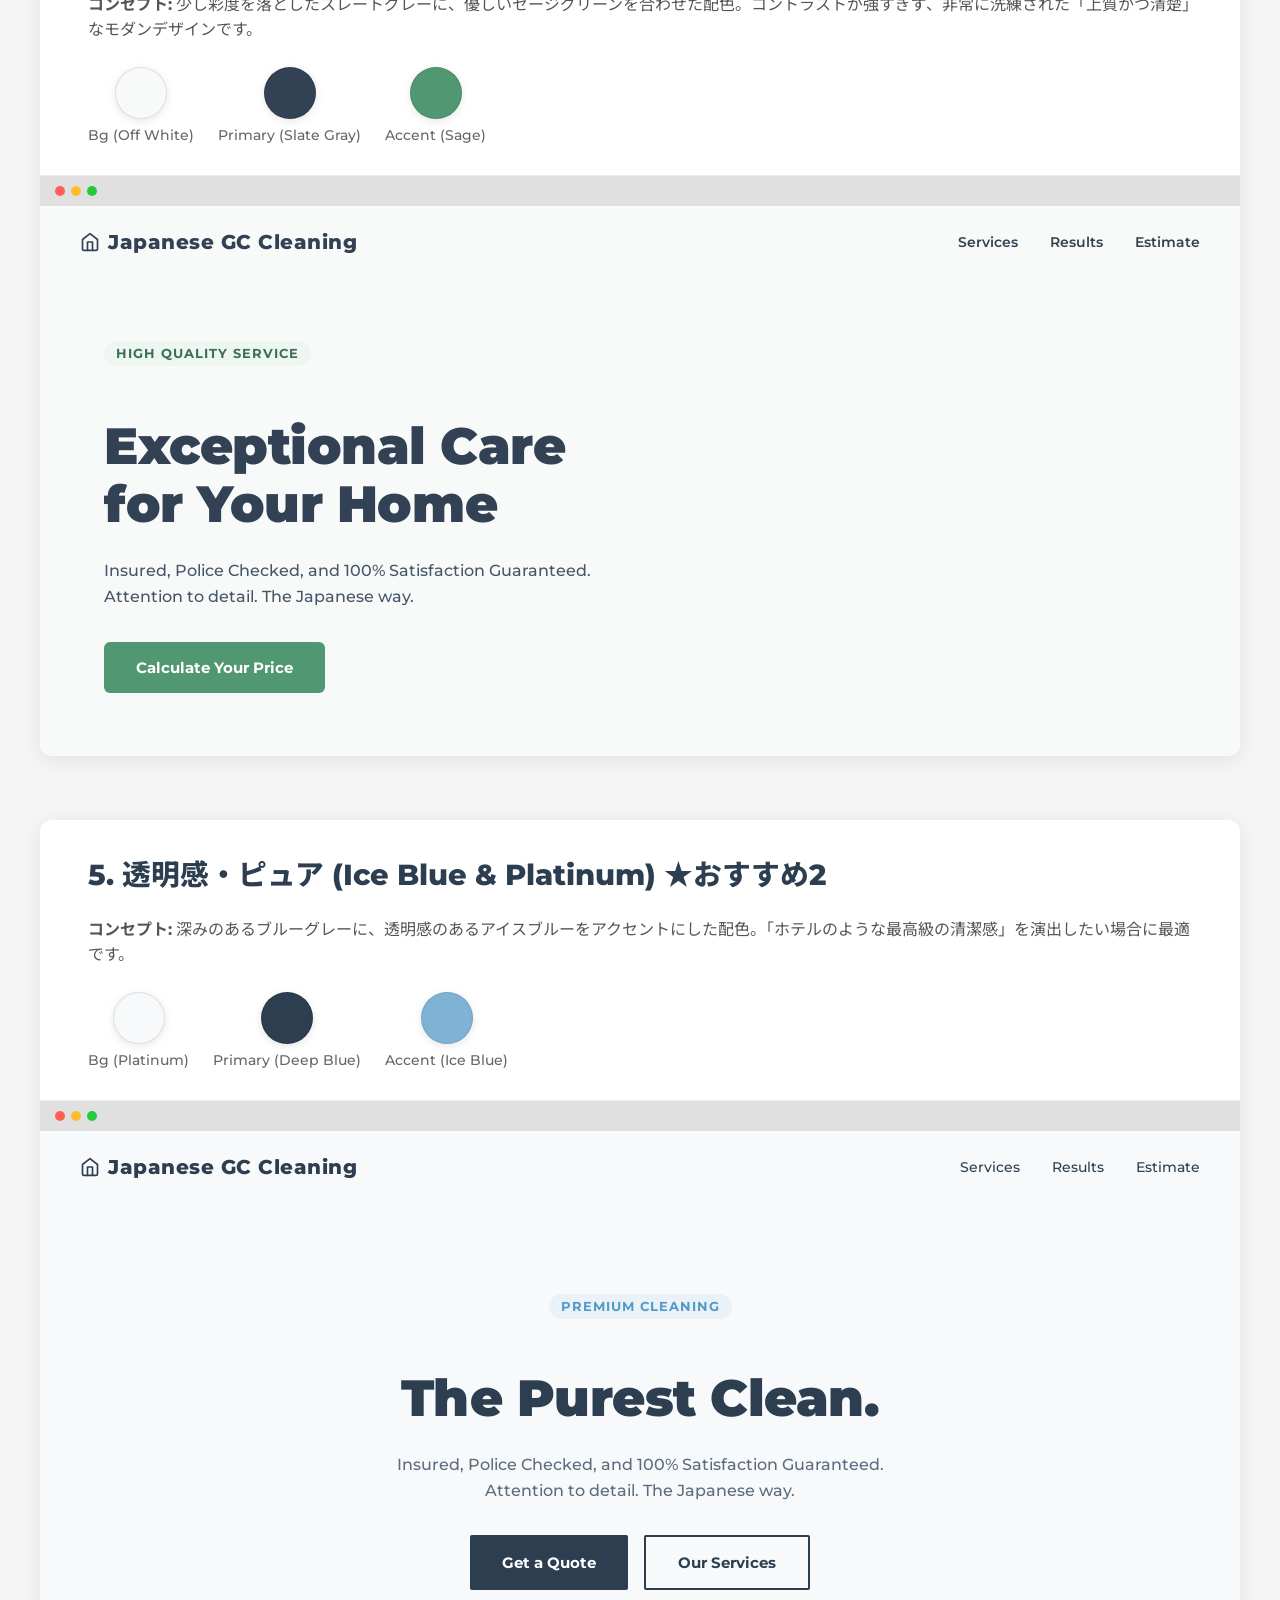
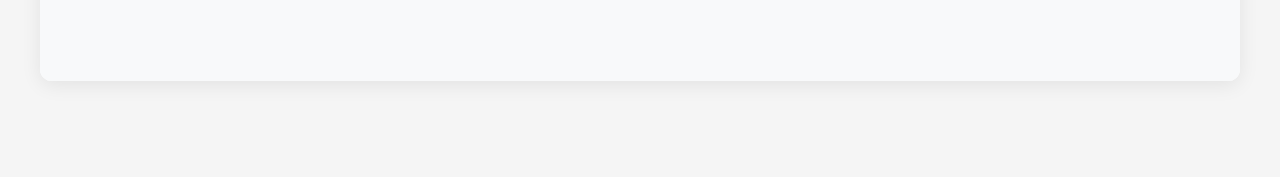
<file: design_concepts_mockup.html>
<!DOCTYPE html>
<html lang="ja">

<head>
    <meta charset="UTF-8">
    <meta name="viewport" content="width=device-width, initial-scale=1.0">
    <title>Cleaning HP - Design Concepts</title>
    <link rel="preconnect" href="https://fonts.googleapis.com">
    <link rel="preconnect" href="https://fonts.gstatic.com" crossorigin>
    <link
        href="https://fonts.googleapis.com/css2?family=Montserrat:wght@400;500;700;800&family=Noto+Sans+JP:wght@400;500;700&display=swap"
        rel="stylesheet">
    <style>
        :root {
            /* General Fonts */
            --font-main: 'Montserrat', 'Noto Sans JP', sans-serif;
        }

        body {
            font-family: var(--font-main);
            margin: 0;
            padding: 0;
            background-color: #f5f5f5;
            color: #333;
        }

        .presentation-header {
            text-align: center;
            padding: 4rem 2rem;
            background: #fff;
            margin-bottom: 2rem;
            box-shadow: 0 2px 10px rgba(0, 0, 0, 0.05);
        }

        .presentation-header h1 {
            color: #2C3E50;
            margin-bottom: 1rem;
            font-weight: 800;
        }

        .presentation-header p {
            max-width: 600px;
            margin: 0 auto;
            color: #666;
            line-height: 1.6;
        }

        .concept-container {
            max-width: 1200px;
            margin: 0 auto;
            padding: 2rem;
        }

        .concept-card {
            background: #fff;
            border-radius: 12px;
            overflow: hidden;
            box-shadow: 0 4px 20px rgba(0, 0, 0, 0.08);
            margin-bottom: 4rem;
        }

        .concept-info {
            padding: 2rem 3rem;
            border-bottom: 1px solid #eee;
        }

        .concept-info h2 {
            color: #2C3E50;
            margin-top: 0;
            font-size: 1.8rem;
            font-weight: 800;
        }

        .concept-desc {
            color: #555;
            line-height: 1.6;
            margin-bottom: 1.5rem;
        }

        .palette {
            display: flex;
            gap: 1.5rem;
            flex-wrap: wrap;
        }

        .color-swatch {
            display: flex;
            flex-direction: column;
            align-items: center;
            gap: 0.5rem;
            font-size: 0.85rem;
            color: #666;
            font-weight: 500;
        }

        .swatch-box {
            width: 50px;
            height: 50px;
            border-radius: 50%;
            border: 1px solid rgba(0, 0, 0, 0.1);
            box-shadow: 0 2px 8px rgba(0, 0, 0, 0.1);
        }

        /* Mockup Window UI */
        .mockup-window {
            background: #e0e0e0;
            height: 30px;
            display: flex;
            align-items: center;
            padding: 0 15px;
            gap: 6px;
        }

        .dot {
            width: 10px;
            height: 10px;
            border-radius: 50%;
        }

        .dot.red {
            background: #ff5f56;
        }

        .dot.yellow {
            background: #ffbd2e;
        }

        .dot.green {
            background: #27c93f;
        }

        /* General Mockup Styles */
        .mockup-canvas {
            position: relative;
            width: 100%;
            height: 550px;
            overflow: hidden;
            display: flex;
            flex-direction: column;
        }

        .mock-header {
            padding: 1.5rem 2.5rem;
            display: flex;
            justify-content: space-between;
            align-items: center;
            z-index: 10;
        }

        .mock-logo {
            font-size: 1.25rem;
            font-weight: 800;
            letter-spacing: 0.5px;
            display: flex;
            align-items: center;
            gap: 8px;
        }

        .mock-logo svg {
            width: 20px;
            height: 20px;
        }

        .mock-nav {
            display: flex;
            gap: 2rem;
            font-size: 0.9rem;
            font-weight: 600;
        }

        .mock-hero {
            flex: 1;
            display: flex;
            align-items: center;
            padding: 0 4rem;
            position: relative;
        }

        .mock-hero-content {
            z-index: 2;
            max-width: 550px;
        }

        .mock-badge {
            display: inline-block;
            padding: 5px 12px;
            border-radius: 20px;
            font-size: 0.8rem;
            font-weight: 700;
            margin-bottom: 1rem;
            letter-spacing: 1px;
            text-transform: uppercase;
        }

        .mock-h1 {
            font-size: 3.2rem;
            line-height: 1.15;
            margin-bottom: 1.5rem;
            font-weight: 900;
            letter-spacing: -0.5px;
        }

        .mock-p {
            font-size: 1rem;
            line-height: 1.6;
            margin-bottom: 2rem;
            font-weight: 500;
        }

        .mock-btn-group {
            display: flex;
            gap: 1rem;
        }

        .mock-btn {
            padding: 1rem 2rem;
            text-decoration: none;
            font-size: 0.95rem;
            font-weight: 700;
            border-radius: 6px;
            transition: all 0.3s;
            display: inline-flex;
            align-items: center;
            justify-content: center;
        }

        /* CONCEPT 1: Light Blue / Sky Blue */
        .c1-bg {
            background-color: #f0f9ff;
        }

        .c1-main {
            color: #0369a1;
        }

        .c1-accent {
            color: #0ea5e9;
        }

        .canvas-1 {
            background-color: #f0f9ff;
            color: #334155;
        }

        .canvas-1 .mock-logo,
        .canvas-1 .mock-nav div {
            color: #0369a1;
        }

        .canvas-1 .mock-hero-image {
            position: absolute;
            right: 0;
            top: 0;
            height: 100%;
            width: 55%;
            background: linear-gradient(to right, #f0f9ff 0%, transparent 30%), url('https://images.unsplash.com/photo-1581578731548-c64695cc6952?q=80&w=1000&auto=format&fit=crop');
            background-size: cover;
            background-position: center;
        }

        .canvas-1 .mock-badge {
            background: #e0f2fe;
            color: #0284c7;
        }

        .canvas-1 .mock-h1 {
            color: #0369a1;
        }

        .canvas-1 .mock-btn {
            background-color: #0ea5e9;
            color: #fff;
            box-shadow: 0 4px 10px rgba(14, 165, 233, 0.3);
        }

        /* CONCEPT 2: Cyan & Emerald */
        .c2-bg {
            background-color: #f0fdfa;
        }

        .c2-main {
            color: #0891b2;
        }

        .c2-accent {
            color: #10b981;
        }

        .canvas-2 {
            background-color: #f0fdfa;
            color: #0f172a;
        }

        .canvas-2 .mock-logo {
            color: #0891b2;
        }

        .canvas-2 .mock-nav div {
            color: #0f172a;
        }

        .canvas-2 .mock-hero-image {
            position: absolute;
            right: 4rem;
            top: 50%;
            transform: translateY(-50%);
            height: 350px;
            width: 350px;
            border-radius: 50%;
            background: url('https://images.unsplash.com/photo-1584622650111-993a426fbf0a?q=80&w=1000&auto=format&fit=crop');
            background-size: cover;
            background-position: center;
            border: 8px solid #fff;
            box-shadow: 0 20px 40px rgba(8, 145, 178, 0.15);
        }

        .canvas-2 .mock-badge {
            background: #d1fae5;
            color: #047857;
        }

        .canvas-2 .mock-h1 {
            color: #0f172a;
        }

        .canvas-2 .mock-h1 span {
            color: #0891b2;
        }

        .canvas-2 .mock-btn {
            background-color: #10b981;
            color: #fff;
            border-radius: 30px;
            box-shadow: 0 4px 10px rgba(16, 185, 129, 0.3);
        }

        /* CONCEPT 3: Current Spec (Navy & Leaf Green) */
        .c3-bg {
            background-color: #1a3a5c;
        }

        .c3-main {
            color: #1a3a5c;
        }

        .c3-accent {
            color: #3a9e6a;
        }

        .canvas-3 {
            background-color: #1a3a5c;
            color: #fff;
        }

        .canvas-3 .mock-hero-image {
            position: absolute;
            inset: 0;
            background: linear-gradient(135deg, rgba(26, 58, 92, 0.95), rgba(26, 58, 92, 0.7)), url('https://images.unsplash.com/photo-1527515637462-cff94eecc1ac?q=80&w=1000&auto=format&fit=crop');
            background-size: cover;
            background-position: center;
            z-index: 0;
        }

        .canvas-3 .mock-logo,
        .canvas-3 .mock-nav div {
            color: #fff;
        }

        .canvas-3 .mock-badge {
            background: rgba(58, 158, 106, 0.2);
            border: 1px solid rgba(58, 158, 106, 0.5);
            color: #6ee7b0;
        }

        .canvas-3 .mock-h1 {
            color: #fff;
        }

        .canvas-3 .mock-h1 span {
            color: #6ee7b0;
            /* Light green accent */
        }

        .canvas-3 .mock-btn {
            background-color: #3a9e6a;
            color: #fff;
        }

        /* CONCEPT 4: Slate Gray & Soft Sage */
        .c4-bg {
            background-color: #f8faf9;
        }

        .c4-main {
            color: #334155;
        }

        .c4-accent {
            color: #519872;
        }

        .canvas-4 {
            background-color: #f8faf9;
            color: #475569;
        }

        .canvas-4 .mock-logo,
        .canvas-4 .mock-nav div {
            color: #334155;
        }

        .canvas-4 .mock-hero-image {
            position: absolute;
            right: 0;
            bottom: 0;
            height: 90%;
            width: 45%;
            background: url('https://images.unsplash.com/photo-1581578731548-c64695cc6952?q=80&w=1000&auto=format&fit=crop');
            background-size: cover;
            background-position: center left;
            border-radius: 40px 0 0 0;
        }

        .canvas-4 .mock-badge {
            background: #eef6f2;
            color: #3b7054;
        }

        .canvas-4 .mock-h1 {
            color: #334155;
        }

        .canvas-4 .mock-btn {
            background-color: #519872;
            color: #fff;
        }

        /* CONCEPT 5: Ice Blue & Platinum */
        .c5-bg {
            background-color: #f8f9fa;
        }

        .c5-main {
            color: #2c3e50;
        }

        .c5-accent {
            color: #7fb3d5;
        }

        .canvas-5 {
            background-color: #f8f9fa;
            color: #5a6c7d;
        }

        .canvas-5 .mock-logo {
            color: #2c3e50;
        }

        .canvas-5 .mock-nav div {
            color: #2c3e50;
            font-weight: 500;
        }

        .canvas-5 .mock-hero-content {
            text-align: center;
            margin: 0 auto;
            max-width: 650px;
        }

        .canvas-5 .mock-hero-image {
            position: absolute;
            top: 0;
            left: 0;
            right: 0;
            bottom: 0;
            background: linear-gradient(rgba(248, 249, 250, 0.85), rgba(248, 249, 250, 0.95)), url('https://images.unsplash.com/photo-1562322140-8baeececf3df?q=80&w=1000&auto=format&fit=crop');
            background-size: cover;
            background-position: center;
            z-index: 0;
        }

        .canvas-5 .mock-badge {
            background: #eaf2f8;
            color: #5499c7;
        }

        .canvas-5 .mock-h1 {
            color: #2c3e50;
        }

        .canvas-5 .mock-btn-group {
            justify-content: center;
        }

        .canvas-5 .mock-btn {
            background-color: #2c3e50;
            color: #fff;
            border-radius: 2px;
        }

        .canvas-5 .mock-btn-outline {
            background-color: transparent;
            color: #2c3e50;
            border: 2px solid #2c3e50;
            border-radius: 2px;
        }
    </style>
</head>

<body>

    <header class="presentation-header">
        <h1>Cleaning HP - Design Concepts</h1>
        <p>ご指定いただいた5つのカラーパターンを基に、デザイン全体がどのように変化するかを把握するためのモックアップシートです。同じ内容でも、配色レイアウトによって印象が大きく変わります。</p>
    </header>

    <div class="concept-container">

        <!-- CONCEPT 1 -->
        <div class="concept-card">
            <div class="concept-info">
                <h2>1. 水色系 (Light Blue / Sky Blue)</h2>
                <p class="concept-desc">
                    <strong>コンセプト:</strong> 爽やかで清涼感があり、パブリックな清掃サービスとして信頼感を感じさせる明るい配色です。清掃後の「ピカピカ感」を直感的に連想させます。
                </p>
                <div class="palette">
                    <div class="color-swatch">
                        <div class="swatch-box" style="background: #f0f9ff;"></div>Bg (Light)
                    </div>
                    <div class="color-swatch">
                        <div class="swatch-box" style="background: #0369a1;"></div>Primary (Navy Blue)
                    </div>
                    <div class="color-swatch">
                        <div class="swatch-box" style="background: #0ea5e9;"></div>Accent (Sky Blue)
                    </div>
                </div>
            </div>
            <div class="mockup-window">
                <div class="dot red"></div>
                <div class="dot yellow"></div>
                <div class="dot green"></div>
            </div>
            <div class="mockup-canvas canvas-1">
                <div class="mock-hero-image"></div>
                <div class="mock-header">
                    <div class="mock-logo">
                        <svg viewBox="0 0 24 24" fill="none" stroke="currentColor" stroke-width="2"
                            stroke-linecap="round" stroke-linejoin="round">
                            <path d="M3 9l9-7 9 7v11a2 2 0 01-2 2H5a2 2 0 01-2-2z" />
                            <polyline points="9 22 9 12 15 12 15 22" />
                        </svg>
                        Japanese GC Cleaning
                    </div>
                    <div class="mock-nav">
                        <div>Services</div>
                        <div>Results</div>
                        <div>Estimate</div>
                    </div>
                </div>
                <div class="mock-hero">
                    <div class="mock-hero-content">
                        <div class="mock-badge">Quality Assured</div>
                        <h1 class="mock-h1">Japanese Standard<br>Quality Cleaning</h1>
                        <p class="mock-p">Insured, Police Checked, and 100% Satisfaction Guaranteed. Attention to
                            detail. The Japanese way.</p>
                        <div class="mock-btn-group">
                            <a href="#" class="mock-btn">Calculate Your Price</a>
                        </div>
                    </div>
                </div>
            </div>
        </div>

        <!-- CONCEPT 2 -->
        <div class="concept-card">
            <div class="concept-info">
                <h2>2. 水色系 × 緑系 (Cyan & Emerald)</h2>
                <p class="concept-desc">
                    <strong>コンセプト:</strong> 水色の持つ「清潔感」と、緑の持つ「エコ・安心感・自然環境への配慮」を組み合わせた、非常にクリーンでモダンな配色です。
                </p>
                <div class="palette">
                    <div class="color-swatch">
                        <div class="swatch-box" style="background: #f0fdfa;"></div>Bg (Mint)
                    </div>
                    <div class="color-swatch">
                        <div class="swatch-box" style="background: #0891b2;"></div>Primary (Cyan)
                    </div>
                    <div class="color-swatch">
                        <div class="swatch-box" style="background: #10b981;"></div>Accent (Emerald)
                    </div>
                </div>
            </div>
            <div class="mockup-window">
                <div class="dot red"></div>
                <div class="dot yellow"></div>
                <div class="dot green"></div>
            </div>
            <div class="mockup-canvas canvas-2">
                <div class="mock-hero-image"></div>
                <div class="mock-header">
                    <div class="mock-logo">
                        <svg viewBox="0 0 24 24" fill="none" stroke="currentColor" stroke-width="2"
                            stroke-linecap="round" stroke-linejoin="round">
                            <path d="M3 9l9-7 9 7v11a2 2 0 01-2 2H5a2 2 0 01-2-2z" />
                            <polyline points="9 22 9 12 15 12 15 22" />
                        </svg>
                        Japanese GC Cleaning
                    </div>
                    <div class="mock-nav">
                        <div>Services</div>
                        <div>Results</div>
                        <div>Estimate</div>
                    </div>
                </div>
                <div class="mock-hero">
                    <div class="mock-hero-content">
                        <div class="mock-badge">Gold Coast Wide</div>
                        <h1 class="mock-h1">Japanese Standard<br><span>Quality Cleaning</span></h1>
                        <p class="mock-p">Insured, Police Checked, and 100% Satisfaction Guaranteed. Attention to
                            detail. The Japanese way.</p>
                        <div class="mock-btn-group">
                            <a href="#" class="mock-btn">Calculate Your Price</a>
                        </div>
                    </div>
                </div>
            </div>
        </div>

        <!-- CONCEPT 3 -->
        <div class="concept-card">
            <div class="concept-info">
                <h2>3. 現在の仕様 (Navy & Leaf Green)</h2>
                <p class="concept-desc">
                    <strong>コンセプト:</strong> 今お使いの深いネイビーとリーフグリーンの組み合わせ。信頼性と堅実さが最も高く、B2B（民泊オーナーや不動産会社）に対しても説得力を持たせる配色です。
                </p>
                <div class="palette">
                    <div class="color-swatch">
                        <div class="swatch-box" style="background: #1a3a5c;"></div>Primary (Navy)
                    </div>
                    <div class="color-swatch">
                        <div class="swatch-box" style="background: #3a9e6a;"></div>Accent (Leaf)
                    </div>
                    <div class="color-swatch">
                        <div class="swatch-box" style="background: #f8fafc;"></div>Bg (Surface)
                    </div>
                </div>
            </div>
            <div class="mockup-window">
                <div class="dot red"></div>
                <div class="dot yellow"></div>
                <div class="dot green"></div>
            </div>
            <div class="mockup-canvas canvas-3">
                <div class="mock-hero-image"></div>
                <div class="mock-header">
                    <div class="mock-logo">
                        <svg viewBox="0 0 24 24" fill="none" stroke="currentColor" stroke-width="2"
                            stroke-linecap="round" stroke-linejoin="round">
                            <path d="M3 9l9-7 9 7v11a2 2 0 01-2 2H5a2 2 0 01-2-2z" />
                            <polyline points="9 22 9 12 15 12 15 22" />
                        </svg>
                        Japanese GC Cleaning
                    </div>
                    <div class="mock-nav">
                        <div>Services</div>
                        <div>Results</div>
                        <div>Estimate</div>
                    </div>
                </div>
                <div class="mock-hero">
                    <div class="mock-hero-content">
                        <div class="mock-badge">Gold Coast Wide — Japanese Standard</div>
                        <h1 class="mock-h1">Japanese Standard<br><span>Quality Cleaning</span></h1>
                        <p class="mock-p">Insured, Police Checked, and 100% Satisfaction Guaranteed. Attention to
                            detail. The Japanese way.</p>
                        <div class="mock-btn-group">
                            <a href="#" class="mock-btn">Calculate Your Price</a>
                        </div>
                    </div>
                </div>
            </div>
        </div>

        <!-- CONCEPT 4 -->
        <div class="concept-card">
            <div class="concept-info">
                <h2>4. 清楚・クリーン (Slate Gray & Soft Sage) ★おすすめ1</h2>
                <p class="concept-desc">
                    <strong>コンセプト:</strong> 少し彩度を落としたスレートグレーに、優しいセージグリーンを合わせた配色。コントラストが強すぎず、非常に洗練された「上質かつ清楚」なモダンデザインです。
                </p>
                <div class="palette">
                    <div class="color-swatch">
                        <div class="swatch-box" style="background: #f8faf9;"></div>Bg (Off White)
                    </div>
                    <div class="color-swatch">
                        <div class="swatch-box" style="background: #334155;"></div>Primary (Slate Gray)
                    </div>
                    <div class="color-swatch">
                        <div class="swatch-box" style="background: #519872;"></div>Accent (Sage)
                    </div>
                </div>
            </div>
            <div class="mockup-window">
                <div class="dot red"></div>
                <div class="dot yellow"></div>
                <div class="dot green"></div>
            </div>
            <div class="mockup-canvas canvas-4">
                <div class="mock-hero-image"></div>
                <div class="mock-header">
                    <div class="mock-logo">
                        <svg viewBox="0 0 24 24" fill="none" stroke="currentColor" stroke-width="2"
                            stroke-linecap="round" stroke-linejoin="round">
                            <path d="M3 9l9-7 9 7v11a2 2 0 01-2 2H5a2 2 0 01-2-2z" />
                            <polyline points="9 22 9 12 15 12 15 22" />
                        </svg>
                        Japanese GC Cleaning
                    </div>
                    <div class="mock-nav">
                        <div>Services</div>
                        <div>Results</div>
                        <div>Estimate</div>
                    </div>
                </div>
                <div class="mock-hero">
                    <div class="mock-hero-content">
                        <div class="mock-badge">High Quality Service</div>
                        <h1 class="mock-h1">Exceptional Care<br>for Your Home</h1>
                        <p class="mock-p">Insured, Police Checked, and 100% Satisfaction Guaranteed. Attention to
                            detail. The Japanese way.</p>
                        <div class="mock-btn-group">
                            <a href="#" class="mock-btn">Calculate Your Price</a>
                        </div>
                    </div>
                </div>
            </div>
        </div>

        <!-- CONCEPT 5 -->
        <div class="concept-card">
            <div class="concept-info">
                <h2>5. 透明感・ピュア (Ice Blue & Platinum) ★おすすめ2</h2>
                <p class="concept-desc">
                    <strong>コンセプト:</strong> 深みのあるブルーグレーに、透明感のあるアイスブルーをアクセントにした配色。「ホテルのような最高級の清潔感」を演出したい場合に最適です。
                </p>
                <div class="palette">
                    <div class="color-swatch">
                        <div class="swatch-box" style="background: #f8f9fa;"></div>Bg (Platinum)
                    </div>
                    <div class="color-swatch">
                        <div class="swatch-box" style="background: #2c3e50;"></div>Primary (Deep Blue)
                    </div>
                    <div class="color-swatch">
                        <div class="swatch-box" style="background: #7fb3d5;"></div>Accent (Ice Blue)
                    </div>
                </div>
            </div>
            <div class="mockup-window">
                <div class="dot red"></div>
                <div class="dot yellow"></div>
                <div class="dot green"></div>
            </div>
            <div class="mockup-canvas canvas-5">
                <div class="mock-hero-image"></div>
                <div class="mock-header">
                    <div class="mock-logo">
                        <svg viewBox="0 0 24 24" fill="none" stroke="currentColor" stroke-width="2"
                            stroke-linecap="round" stroke-linejoin="round">
                            <path d="M3 9l9-7 9 7v11a2 2 0 01-2 2H5a2 2 0 01-2-2z" />
                            <polyline points="9 22 9 12 15 12 15 22" />
                        </svg>
                        Japanese GC Cleaning
                    </div>
                    <div class="mock-nav">
                        <div>Services</div>
                        <div>Results</div>
                        <div>Estimate</div>
                    </div>
                </div>
                <div class="mock-hero">
                    <div class="mock-hero-content">
                        <div class="mock-badge">Premium Cleaning</div>
                        <h1 class="mock-h1">The Purest Clean.</h1>
                        <p class="mock-p">Insured, Police Checked, and 100% Satisfaction Guaranteed.<br>Attention to
                            detail. The Japanese way.</p>
                        <div class="mock-btn-group">
                            <a href="#" class="mock-btn">Get a Quote</a>
                            <a href="#" class="mock-btn mock-btn-outline">Our Services</a>
                        </div>
                    </div>
                </div>
            </div>
        </div>

    </div>

</body>

</html>
</file>
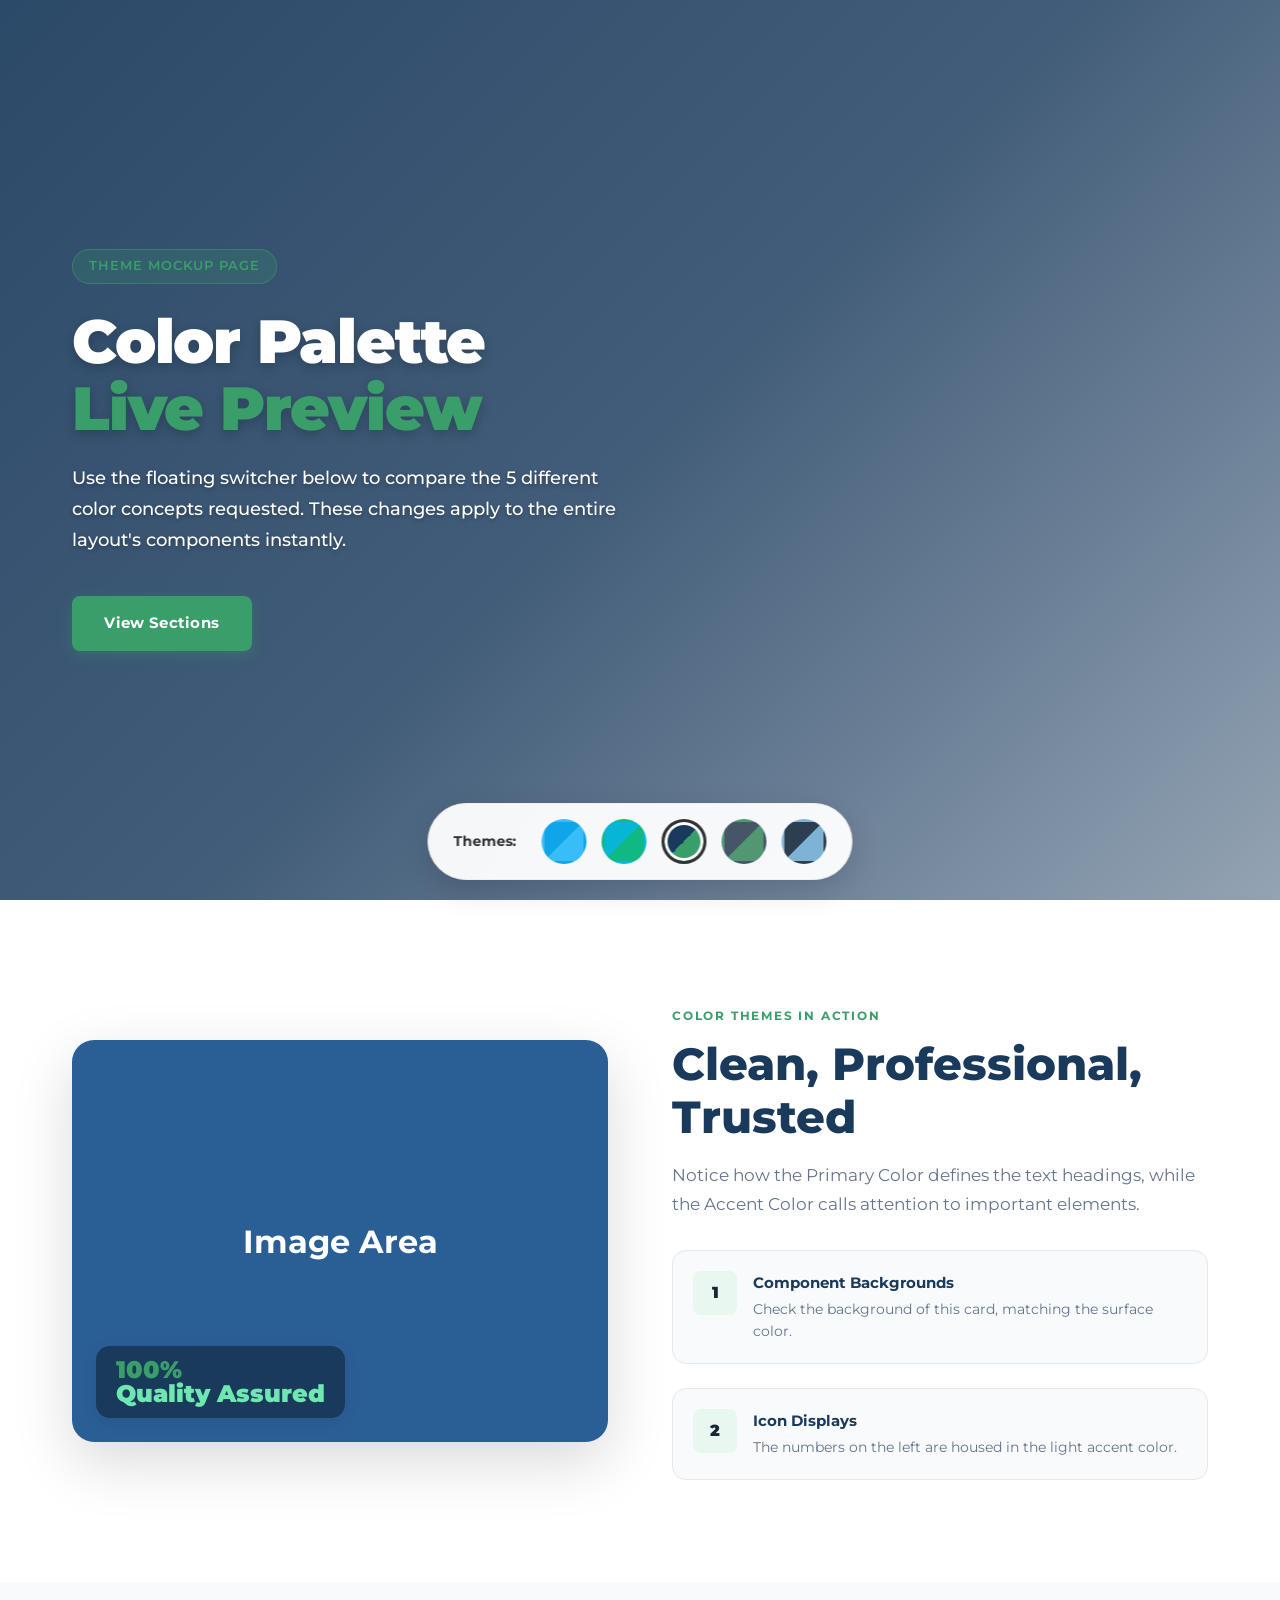
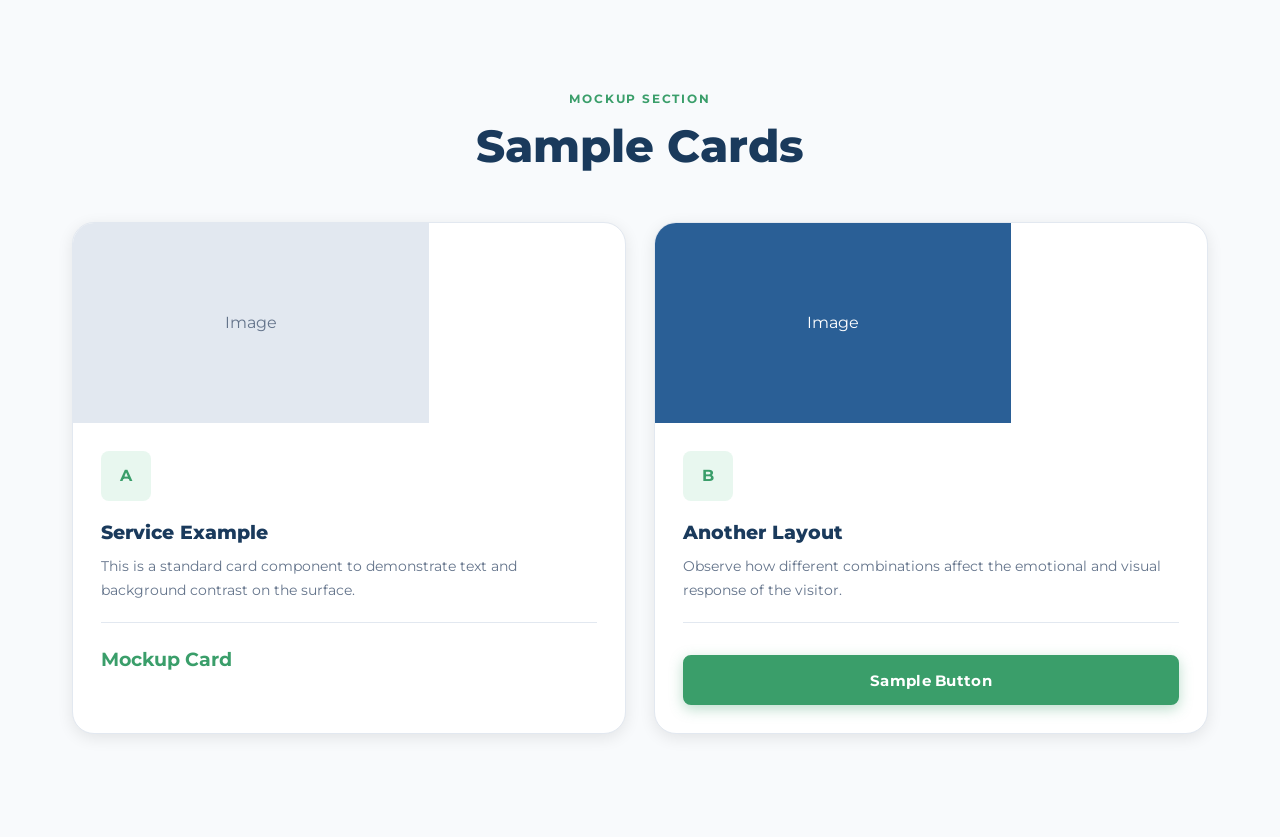
<file: mockup.html>
<!DOCTYPE html>
<html lang="ja">

<head>
    <meta charset="UTF-8" />
    <meta name="viewport" content="width=device-width, initial-scale=1.0" />
    <title>Color Themes Mockup | Japanese GC Cleaning</title>

    <link rel="preconnect" href="https://fonts.googleapis.com" />
    <link rel="preconnect" href="https://fonts.gstatic.com" crossorigin />
    <link rel="stylesheet" href="style.css" />

    <style>
        /* Floating Theme Switcher */
        .theme-switcher-ui {
            position: fixed;
            bottom: 20px;
            left: 50%;
            transform: translateX(-50%);
            background: rgba(255, 255, 255, 0.95);
            backdrop-filter: blur(10px);
            padding: 15px 25px;
            border-radius: 50px;
            box-shadow: 0 10px 30px rgba(0, 0, 0, 0.15);
            display: flex;
            gap: 15px;
            align-items: center;
            z-index: 9999;
            border: 1px solid #efefef;
        }

        .theme-switcher-title {
            font-size: 14px;
            font-weight: 700;
            color: #333;
            margin-right: 10px;
        }

        .theme-btn {
            width: 45px;
            height: 45px;
            border-radius: 50%;
            border: 3px solid transparent;
            cursor: pointer;
            transition: 0.3s;
            position: relative;
        }

        .theme-btn:hover {
            transform: translateY(-5px) scale(1.05);
            box-shadow: 0 5px 15px rgba(0, 0, 0, 0.2);
        }

        .theme-btn.active {
            border-color: #333;
            box-shadow: 0 0 0 3px #fff inset;
        }

        .theme-btn::after {
            content: attr(data-tooltip);
            position: absolute;
            bottom: calc(100% + 15px);
            left: 50%;
            transform: translateX(-50%);
            background: #1a2535;
            color: #fff;
            font-size: 12px;
            padding: 8px 12px;
            border-radius: 6px;
            white-space: nowrap;
            opacity: 0;
            pointer-events: none;
            transition: 0.2s;
            font-weight: 500;
        }

        .theme-btn::before {
            content: '';
            position: absolute;
            bottom: calc(100% + 7px);
            left: 50%;
            transform: translateX(-50%);
            border-width: 8px;
            border-style: solid;
            border-color: #1a2535 transparent transparent transparent;
            opacity: 0;
            pointer-events: none;
            transition: 0.2s;
        }

        .theme-btn:hover::after,
        .theme-btn:hover::before {
            opacity: 1;
        }

        /* Transition for root variables */
        html {
            transition: background-color 0.5s ease;
        }

        body * {
            transition: background-color 0.5s ease, color 0.5s ease, border-color 0.5s ease, box-shadow 0.5s ease;
        }
    </style>
</head>

<body>

    <!-- ============================================================
     HERO
     ============================================================ -->
    <main>
        <section class="hero" id="home" aria-label="Hero">
            <div class="hero-overlay" aria-hidden="true"
                style="z-index:1; background: linear-gradient(135deg, rgba(var(--color-primary-rgb), 0.92) 0%, rgba(var(--color-primary-rgb), 0.82) 50%, rgba(var(--color-primary-rgb), 0.45) 100%);">
            </div>
            <div class="container">
                <div class="hero-content reveal visible" style="opacity:1; transform:translateY(0)">
                    <div class="hero-badge" aria-label="Service area">
                        <span data-i18n="hero_badge" style="color:var(--color-accent);">Theme Mockup Page</span>
                    </div>

                    <h1 class="hero-title">
                        <span>Color Palette</span><br>
                        <span class="accent" style="color:var(--color-accent);">Live Preview</span>
                    </h1>

                    <p class="hero-desc">
                        Use the floating switcher below to compare the 5 different color concepts requested. These
                        changes apply to the entire layout's components instantly.
                    </p>

                    <div class="hero-ctas">
                        <a href="#about" class="btn btn-primary">
                            <span>View Sections</span>
                        </a>
                    </div>
                </div>
            </div>
        </section>

        <!-- ============================================================
     ABOUT / VALUES
     ============================================================ -->
        <section class="about-section" id="about">
            <div class="container">
                <div class="about-grid">
                    <div class="about-image-wrap reveal visible" style="opacity:1; transform:none;">
                        <!-- Dummy block instead of image -->
                        <div
                            style="width:100%; height:100%; background:var(--color-primary-light); display:flex; align-items:center; justify-content:center; color:#fff; font-size:2rem; font-weight:bold;">
                            Image Area</div>
                        <div class="about-image-badge" style="background:var(--color-primary);">
                            <span style="color:var(--color-accent);">100%</span>
                            <span>Quality Assured</span>
                        </div>
                    </div>
                    <div class="about-text">
                        <div>
                            <p class="section-label">Color Themes in Action</p>
                            <h2 class="section-title">Clean, Professional, Trusted</h2>
                            <p class="section-subtitle">Notice how the Primary Color defines the text headings, while
                                the Accent Color calls attention to important elements.</p>
                        </div>
                        <ul class="values-list">
                            <li class="value-item">
                                <div class="value-icon">
                                    <span style="font-weight:900;">1</span>
                                </div>
                                <div class="value-text">
                                    <h4>Component Backgrounds</h4>
                                    <p>Check the background of this card, matching the surface color.</p>
                                </div>
                            </li>
                            <li class="value-item">
                                <div class="value-icon">
                                    <span style="font-weight:900;">2</span>
                                </div>
                                <div class="value-text">
                                    <h4>Icon Displays</h4>
                                    <p>The numbers on the left are housed in the light accent color.</p>
                                </div>
                            </li>
                        </ul>
                    </div>
                </div>
            </div>
        </section>

        <!-- ============================================================
     SERVICES
     ============================================================ -->
        <section class="services-section">
            <div class="container">
                <div class="text-center">
                    <p class="section-label">Mockup Section</p>
                    <h2 class="section-title">Sample Cards</h2>
                </div>
                <div class="services-grid">

                    <article class="service-card">
                        <div class="service-card-image"
                            style="background:var(--color-border); height:200px; display:flex; align-items:center; justify-content:center; color:var(--color-text-light);">
                            Image</div>
                        <div class="service-card-body">
                            <div class="service-card-icon"
                                style="background:var(--color-accent-light); color:var(--color-accent); width:50px; height:50px; border-radius:8px; display:flex; align-items:center; justify-content:center; margin-bottom:1rem; font-weight:bold;">
                                A</div>
                            <h3>Service Example</h3>
                            <p>This is a standard card component to demonstrate text and background contrast on the
                                surface.</p>
                            <div class="service-price">
                                <span style="color:var(--color-accent); font-weight:bold; font-size:1.2rem;">Mockup
                                    Card</span>
                            </div>
                        </div>
                    </article>

                    <article class="service-card">
                        <div class="service-card-image"
                            style="background:var(--color-primary-light); height:200px; display:flex; align-items:center; justify-content:center; color:#fff;">
                            Image</div>
                        <div class="service-card-body">
                            <div class="service-card-icon"
                                style="background:var(--color-accent-light); color:var(--color-accent); width:50px; height:50px; border-radius:8px; display:flex; align-items:center; justify-content:center; margin-bottom:1rem; font-weight:bold;">
                                B</div>
                            <h3>Another Layout</h3>
                            <p>Observe how different combinations affect the emotional and visual response of the
                                visitor.</p>
                            <div class="service-price">
                                <button class="btn btn-primary"
                                    style="width:100%; justify-content:center; margin-top:1rem;">Sample Button</button>
                            </div>
                        </div>
                    </article>

                </div>
            </div>
        </section>

    </main>

    <!-- ============================================================
     THEME SWITCHER UI
     ============================================================ -->
    <div class="theme-switcher-ui">
        <div class="theme-switcher-title">Themes:</div>

        <!-- 1. Light Blue -->
        <button class="theme-btn" data-tooltip="1. 水色系 (Light Blue / Sky Blue)"
            style="background: linear-gradient(135deg, #0ea5e9 50%, #38bdf8 50%);" onclick="setTheme({
        primary: '#0369a1', primaryDark: '#075985', primaryLight: '#38bdf8', primaryRgb: '3, 105, 161',
        accent: '#0ea5e9', accentDark: '#0284c7', accentLight: '#e0f2fe', accentRgb: '14, 165, 233',
        bg: '#f0f9ff', surface: '#ffffff'
      }, this)"></button>

        <!-- 2. Light Blue & Green -->
        <button class="theme-btn" data-tooltip="2. 水色系 × 緑系 (Cyan & Emerald)"
            style="background: linear-gradient(135deg, #06b6d4 50%, #10b981 50%);" onclick="setTheme({
        primary: '#0891b2', primaryDark: '#164e63', primaryLight: '#22d3ee', primaryRgb: '8, 145, 178',
        accent: '#10b981', accentDark: '#047857', accentLight: '#d1fae5', accentRgb: '16, 185, 129',
        bg: '#f0fdfa', surface: '#ffffff'
      }, this)"></button>

        <!-- 3. Current Spec -->
        <button class="theme-btn active" data-tooltip="3. 現在の仕様 (Navy & Leaf Green)"
            style="background: linear-gradient(135deg, #1a3a5c 50%, #3a9e6a 50%);" onclick="setTheme({
        primary: '#1a3a5c', primaryDark: '#102640', primaryLight: '#2a5f96', primaryRgb: '26, 58, 92',
        accent: '#3a9e6a', accentDark: '#2c7a52', accentLight: '#e8f7ef', accentRgb: '58, 158, 106',
        bg: '#f8fafc', surface: '#ffffff'
      }, this)"></button>

        <!-- 4. Neat & Clean 1 -->
        <button class="theme-btn" data-tooltip="4. 清楚・クリーン (Slate Gray & Soft Sage)"
            style="background: linear-gradient(135deg, #475569 50%, #519872 50%);" onclick="setTheme({
        primary: '#334155', primaryDark: '#1e293b', primaryLight: '#64748b', primaryRgb: '51, 65, 85',
        accent: '#519872', accentDark: '#3b7054', accentLight: '#eef6f2', accentRgb: '81, 152, 114',
        bg: '#f8faf9', surface: '#ffffff'
      }, this)"></button>

        <!-- 5. Neat & Clean 2 -->
        <button class="theme-btn" data-tooltip="5. 透明感・ピュア (Ice Blue & Platinum)"
            style="background: linear-gradient(135deg, #2c3e50 50%, #7fb3d5 50%);" onclick="setTheme({
        primary: '#2c3e50', primaryDark: '#1a252f', primaryLight: '#34495e', primaryRgb: '44, 62, 80',
        accent: '#7fb3d5', accentDark: '#5499c7', accentLight: '#eaf2f8', accentRgb: '127, 179, 213',
        bg: '#f8f9fa', surface: '#ffffff'
      }, this)"></button>
    </div>

    <script>
        function setTheme(colors, btnElement) {
            const root = document.documentElement;
            root.style.setProperty('--color-primary', colors.primary);
            root.style.setProperty('--color-primary-dark', colors.primaryDark);
            root.style.setProperty('--color-primary-light', colors.primaryLight);
            root.style.setProperty('--color-primary-rgb', colors.primaryRgb);

            root.style.setProperty('--color-accent', colors.accent);
            root.style.setProperty('--color-accent-dark', colors.accentDark);
            root.style.setProperty('--color-accent-light', colors.accentLight);
            root.style.setProperty('--color-accent-rgb', colors.accentRgb);

            root.style.setProperty('--color-bg', colors.bg);
            root.style.setProperty('--color-surface', colors.surface);

            // Hero overlay needs manual RGB update because inline style string interpolation doesn't dynamically apply if inherited directly on the element sometimes, though CSS vars do work.
            const overlay = document.querySelector('.hero-overlay');
            if (overlay) {
                overlay.style.background = `linear-gradient(135deg, rgba(${colors.primaryRgb}, 0.92) 0%, rgba(${colors.primaryRgb}, 0.82) 50%, rgba(${colors.primaryRgb}, 0.45) 100%)`;
            }

            // Update active button state
            document.querySelectorAll('.theme-btn').forEach(btn => btn.classList.remove('active'));
            btnElement.classList.add('active');
        }
    </script>
</body>

</html>
</file>
<file: style.css>
/* ============================================================
   JAPANESE GC CLEANING — Design System
   ============================================================ */

/* --- Google Fonts --- */
@import url('https://fonts.googleapis.com/css2?family=Montserrat:wght@400;500;600;700;800;900&family=Noto+Sans+JP:wght@400;500;700&display=swap');

/* --- CSS Variables --- */
:root {
  --color-primary: #1a3a5c;
  /* Deep Navy Blue */
  --color-primary-dark: #102640;
  --color-primary-light: #2a5f96;
  --color-primary-rgb: 26, 58, 92;

  --color-accent: #3a9e6a;
  /* Leaf Green */
  --color-accent-dark: #2c7a52;
  --color-accent-light: #e8f7ef;
  --color-accent-rgb: 58, 158, 106;

  --color-sky: #4a9dd4;
  /* Sky Blue for highlights */

  --color-bg: #f8fafc;
  --color-surface: #ffffff;
  --color-text: #1a2535;
  --color-text-light: #64748b;
  --color-border: #e2e8f0;

  --font-heading: 'Montserrat', 'Noto Sans JP', sans-serif;
  --font-body: 'Montserrat', 'Noto Sans JP', sans-serif;

  --section-padding: clamp(4rem, 8vw, 7rem);
  --container-width: 1200px;
  --container-padding: clamp(1.25rem, 4vw, 2rem);

  --shadow-sm: 0 1px 3px rgba(0, 0, 0, 0.07);
  --shadow-md: 0 4px 16px rgba(0, 0, 0, 0.09);
  --shadow-lg: 0 8px 36px rgba(0, 0, 0, 0.12);
  --shadow-xl: 0 20px 60px rgba(0, 0, 0, 0.15);

  --radius-sm: 8px;
  --radius-md: 14px;
  --radius-lg: 22px;
  --radius-xl: 32px;

  --transition: 0.3s ease;
  --transition-slow: 0.5s ease;
}

/* ============================================================
   RESET & BASE
   ============================================================ */
*,
*::before,
*::after {
  box-sizing: border-box;
  margin: 0;
  padding: 0;
}

html {
  scroll-behavior: smooth;
  font-size: 16px;
}

body {
  font-family: var(--font-body);
  color: var(--color-text);
  background: var(--color-bg);
  line-height: 1.6;
  overflow-x: hidden;
}

img {
  display: block;
  max-width: 100%;
  height: auto;
}

a {
  text-decoration: none;
  color: inherit;
}

ul {
  list-style: none;
}

button {
  font-family: inherit;
  cursor: pointer;
  border: none;
}

/* ============================================================
   CONTAINER
   ============================================================ */
.container {
  width: 100%;
  max-width: var(--container-width);
  margin: 0 auto;
  padding: 0 var(--container-padding);
}

/* ============================================================
   TYPOGRAPHY
   ============================================================ */
.section-label {
  display: inline-block;
  font-size: 0.75rem;
  font-weight: 700;
  letter-spacing: 0.15em;
  text-transform: uppercase;
  color: var(--color-accent);
  margin-bottom: 0.75rem;
}

.section-title {
  font-size: clamp(1.8rem, 4vw, 2.8rem);
  font-weight: 800;
  line-height: 1.2;
  color: var(--color-primary);
  margin-bottom: 1rem;
}

.section-subtitle {
  font-size: 1.05rem;
  color: var(--color-text-light);
  max-width: 600px;
  line-height: 1.7;
}

.text-center {
  text-align: center;
}

.text-center .section-subtitle {
  margin: 0 auto;
}

/* ============================================================
   BUTTONS
   ============================================================ */
.btn {
  display: inline-flex;
  align-items: center;
  gap: 0.5rem;
  padding: 0.85rem 1.9rem;
  border-radius: var(--radius-sm);
  font-size: 0.95rem;
  font-weight: 700;
  font-family: var(--font-heading);
  letter-spacing: 0.02em;
  transition: var(--transition);
  cursor: pointer;
  border: 2px solid transparent;
  white-space: nowrap;
}

.btn-primary {
  background: var(--color-accent);
  color: #fff;
  border-color: var(--color-accent);
  box-shadow: 0 4px 14px rgba(var(--color-accent-rgb), 0.35);
}

.btn-primary:hover {
  background: var(--color-accent-dark);
  border-color: var(--color-accent-dark);
  transform: translateY(-2px);
  box-shadow: 0 6px 20px rgba(var(--color-accent-rgb), 0.45);
}

.btn-secondary {
  background: transparent;
  color: var(--color-primary);
  border-color: var(--color-primary);
}

.btn-secondary:hover {
  background: var(--color-primary);
  color: #fff;
  transform: translateY(-2px);
}

.btn-white {
  background: #fff;
  color: var(--color-primary);
  border-color: #fff;
  box-shadow: 0 4px 14px rgba(0, 0, 0, 0.15);
}

.btn-white:hover {
  background: rgba(255, 255, 255, 0.92);
  transform: translateY(-2px);
  box-shadow: 0 6px 20px rgba(0, 0, 0, 0.2);
}

.btn-outline-white {
  background: transparent;
  color: #fff;
  border-color: rgba(255, 255, 255, 0.65);
}

.btn-outline-white:hover {
  background: rgba(255, 255, 255, 0.15);
  border-color: #fff;
}

.btn svg {
  width: 18px;
  height: 18px;
  flex-shrink: 0;
}

/* ============================================================
   SCROLL REVEAL ANIMATIONS
   ============================================================ */
.reveal {
  opacity: 0;
  transform: translateY(28px);
  transition: opacity 0.65s ease, transform 0.65s ease;
}

.reveal.visible {
  opacity: 1;
  transform: translateY(0);
}

.reveal-delay-1 {
  transition-delay: 0.1s;
}

.reveal-delay-2 {
  transition-delay: 0.2s;
}

.reveal-delay-3 {
  transition-delay: 0.3s;
}

.reveal-delay-4 {
  transition-delay: 0.4s;
}

/* ============================================================
   NAVBAR
   ============================================================ */
.navbar {
  position: fixed;
  top: 0;
  left: 0;
  right: 0;
  z-index: 1000;
  padding: 1.1rem 0;
  transition: background var(--transition), box-shadow var(--transition), padding var(--transition);
}

.navbar.scrolled {
  background: rgba(255, 255, 255, 0.97);
  backdrop-filter: blur(12px);
  box-shadow: 0 2px 20px rgba(0, 0, 0, 0.08);
  padding: 0.75rem 0;
}

.navbar-inner {
  display: flex;
  align-items: center;
  justify-content: space-between;
  gap: 2rem;
}

.navbar-logo {
  display: flex;
  align-items: center;
  gap: 0.65rem;
}

.logo-icon {
  width: 38px;
  height: 38px;
  background: linear-gradient(135deg, var(--color-primary) 0%, var(--color-primary-light) 100%);
  border-radius: 10px;
  display: flex;
  align-items: center;
  justify-content: center;
}

.logo-icon svg {
  width: 22px;
  height: 22px;
  color: #fff;
}

.logo-text {
  font-size: 1.05rem;
  font-weight: 800;
  color: #fff;
  line-height: 1.2;
  transition: color var(--transition);
}

.navbar.scrolled .logo-text {
  color: var(--color-primary);
}

.logo-text span {
  color: var(--color-accent);
}

.logo-sub {
  font-size: 0.65rem;
  font-weight: 500;
  color: rgba(255, 255, 255, 0.8);
  letter-spacing: 0.05em;
  transition: color var(--transition);
}

.navbar.scrolled .logo-sub {
  color: var(--color-text-light);
}

.navbar-nav {
  display: flex;
  align-items: center;
  gap: 2rem;
}

.navbar-nav a {
  font-size: 0.88rem;
  font-weight: 600;
  color: rgba(255, 255, 255, 0.9);
  letter-spacing: 0.04em;
  transition: var(--transition);
  position: relative;
}

.navbar.scrolled .navbar-nav a {
  color: var(--color-text);
}

.navbar-nav a::after {
  content: '';
  position: absolute;
  bottom: -4px;
  left: 0;
  width: 0;
  height: 2px;
  background: var(--color-accent);
  transition: width var(--transition);
  border-radius: 2px;
}

.navbar-nav a:hover::after,
.navbar-nav a.active::after {
  width: 100%;
}

.navbar-nav a:hover {
  color: #fff;
}

.navbar.scrolled .navbar-nav a:hover {
  color: var(--color-primary);
}

.navbar-actions {
  display: flex;
  align-items: center;
  gap: 1rem;
}

/* Language Toggle */
.lang-toggle {
  background: rgba(255, 255, 255, 0.15);
  border: 1px solid rgba(255, 255, 255, 0.4);
  color: #fff;
  padding: 0.35rem 0.85rem;
  border-radius: 20px;
  font-size: 0.8rem;
  font-weight: 600;
  letter-spacing: 0.05em;
  cursor: pointer;
  transition: var(--transition);
}

.lang-toggle:hover {
  background: rgba(255, 255, 255, 0.25);
}

.navbar.scrolled .lang-toggle {
  background: rgba(26, 58, 92, 0.08);
  border-color: var(--color-primary);
  color: var(--color-primary);
}

.navbar.scrolled .lang-toggle:hover {
  background: var(--color-primary);
  color: #fff;
}

/* Hamburger */
.hamburger {
  display: none;
  flex-direction: column;
  gap: 5px;
  background: none;
  padding: 4px;
  cursor: pointer;
}

.hamburger span {
  display: block;
  width: 24px;
  height: 2px;
  background: #fff;
  border-radius: 2px;
  transition: var(--transition);
}

.navbar.scrolled .hamburger span {
  background: var(--color-primary);
}

.hamburger.open span:nth-child(1) {
  transform: rotate(45deg) translate(5px, 5px);
}

.hamburger.open span:nth-child(2) {
  opacity: 0;
}

.hamburger.open span:nth-child(3) {
  transform: rotate(-45deg) translate(5px, -5px);
}

/* Mobile Nav */
.mobile-nav {
  display: none;
  position: fixed;
  top: 0;
  left: 0;
  right: 0;
  bottom: 0;
  background: var(--color-primary);
  z-index: 999;
  flex-direction: column;
  align-items: center;
  justify-content: center;
  gap: 2rem;
}

.mobile-nav.open {
  display: flex;
}

.mobile-nav a {
  font-size: 1.5rem;
  font-weight: 700;
  color: #fff;
  letter-spacing: 0.04em;
  transition: color var(--transition);
}

.mobile-nav a:hover {
  color: var(--color-accent);
}

.mobile-nav-close {
  position: absolute;
  top: 1.5rem;
  right: 1.5rem;
  background: none;
  color: #fff;
  font-size: 2rem;
  line-height: 1;
}

/* ============================================================
   HERO SECTION
   ============================================================ */
.hero {
  min-height: 100vh;
  position: relative;
  display: flex;
  align-items: center;
  overflow: hidden;
}

.hero-bg {
  position: absolute;
  inset: 0;
  background-image: url('images/hero.png');
  background-size: cover;
  background-position: center;
  transform: scale(1.05);
  animation: heroZoom 12s ease-in-out infinite alternate;
}

@keyframes heroZoom {
  from {
    transform: scale(1.05);
  }

  to {
    transform: scale(1.12);
  }
}

.hero-overlay {
  position: absolute;
  inset: 0;
  background: linear-gradient(135deg,
      rgba(16, 38, 64, 0.92) 0%,
      rgba(26, 58, 92, 0.82) 50%,
      rgba(26, 58, 92, 0.45) 100%);
}

.hero-content {
  position: relative;
  z-index: 2;
  padding: var(--section-padding) 0;
  max-width: 700px;
}

.hero-badge {
  display: inline-flex;
  align-items: center;
  gap: 0.5rem;
  background: rgba(58, 158, 106, 0.2);
  border: 1px solid rgba(58, 158, 106, 0.5);
  color: #6ee7b0;
  padding: 0.4rem 1rem;
  border-radius: 20px;
  font-size: 0.8rem;
  font-weight: 600;
  letter-spacing: 0.08em;
  text-transform: uppercase;
  margin-bottom: 1.5rem;
}

.hero-badge svg {
  width: 14px;
  height: 14px;
}

.hero-title {
  font-size: clamp(2rem, 5.5vw, 3.8rem);
  font-weight: 900;
  color: #fff;
  line-height: 1.1;
  margin-bottom: 0.5rem;
  letter-spacing: -0.02em;
  text-shadow: 0 4px 12px rgba(0, 0, 0, 0.2);
}

.hero-title .accent {
  color: #6ee7b0;
}

.hero-desc {
  font-size: clamp(1rem, 1.8vw, 1.15rem);
  color: #ffffff;
  margin-top: 1.25rem;
  margin-bottom: 2.5rem;
  line-height: 1.7;
  max-width: 560px;
  font-weight: 500;
  text-shadow: 0 2px 4px rgba(0, 0, 0, 0.3);
}

.hero-ctas {
  display: flex;
  gap: 1rem;
  flex-wrap: wrap;
}

.hero-scroll {
  position: absolute;
  bottom: 2rem;
  left: 50%;
  transform: translateX(-50%);
  z-index: 2;
  display: flex;
  flex-direction: column;
  align-items: center;
  gap: 0.5rem;
  color: rgba(255, 255, 255, 0.6);
  font-size: 0.7rem;
  letter-spacing: 0.12em;
  text-transform: uppercase;
  animation: bounce 2s ease-in-out infinite;
}

.hero-scroll svg {
  width: 20px;
  height: 20px;
}

@keyframes bounce {

  0%,
  100% {
    transform: translateX(-50%) translateY(0);
  }

  50% {
    transform: translateX(-50%) translateY(8px);
  }
}

/* ============================================================
   TRUST BADGES
   ============================================================ */
.trust-section {
  background: var(--color-primary);
  padding: 2rem 0;
}

.trust-list {
  display: flex;
  align-items: center;
  justify-content: center;
  gap: 2rem;
  flex-wrap: wrap;
}

.trust-item {
  display: flex;
  align-items: center;
  gap: 0.75rem;
  color: #fff;
}

.trust-item svg {
  width: 28px;
  height: 28px;
  color: #6ee7b0;
  flex-shrink: 0;
}

.trust-item-text strong {
  display: block;
  font-size: 0.9rem;
  font-weight: 700;
}

.trust-item-text span {
  font-size: 0.75rem;
  color: rgba(255, 255, 255, 0.65);
}

.trust-divider {
  width: 1px;
  height: 40px;
  background: rgba(255, 255, 255, 0.2);
}

/* ============================================================
   ABOUT / VALUES
   ============================================================ */
.about-section {
  padding: var(--section-padding) 0;
  background: var(--color-surface);
}

.about-grid {
  display: grid;
  grid-template-columns: 1fr 1fr;
  gap: 4rem;
  align-items: center;
}

.about-image-wrap {
  position: relative;
  border-radius: var(--radius-lg);
  overflow: hidden;
  box-shadow: var(--shadow-xl);
  aspect-ratio: 4/3;
}

.about-image-wrap img {
  width: 100%;
  height: 100%;
  object-fit: cover;
  transition: transform 0.6s ease;
}

.about-image-wrap:hover img {
  transform: scale(1.04);
}

.about-image-badge {
  position: absolute;
  bottom: 1.5rem;
  left: 1.5rem;
  background: var(--color-primary);
  color: #fff;
  padding: 0.75rem 1.25rem;
  border-radius: var(--radius-md);
  font-size: 0.85rem;
  font-weight: 700;
  box-shadow: var(--shadow-md);
}

.about-image-badge span {
  display: block;
  font-size: 1.5rem;
  font-weight: 900;
  line-height: 1;
  color: #6ee7b0;
}

.values-list {
  display: flex;
  flex-direction: column;
  gap: 1.5rem;
  margin-top: 2rem;
}

.value-item {
  display: flex;
  align-items: flex-start;
  gap: 1rem;
  padding: 1.25rem;
  background: var(--color-bg);
  border-radius: var(--radius-md);
  border: 1px solid var(--color-border);
  transition: border-color var(--transition), box-shadow var(--transition);
}

.value-item:hover {
  border-color: var(--color-accent);
  box-shadow: 0 4px 20px rgba(var(--color-accent-rgb), 0.12);
}

.value-icon {
  width: 44px;
  height: 44px;
  background: var(--color-accent-light);
  border-radius: var(--radius-sm);
  display: flex;
  align-items: center;
  justify-content: center;
  flex-shrink: 0;
}

.value-icon svg {
  width: 22px;
  height: 22px;
  color: var(--color-accent);
}

.value-text h4 {
  font-size: 0.95rem;
  font-weight: 700;
  color: var(--color-primary);
  margin-bottom: 0.25rem;
}

.value-text p {
  font-size: 0.85rem;
  color: var(--color-text-light);
}

/* ============================================================
   SERVICES SECTION
   ============================================================ */
.services-section {
  padding: var(--section-padding) 0;
  background: var(--color-bg);
}

.services-grid {
  display: grid;
  grid-template-columns: repeat(auto-fit, minmax(300px, 1fr));
  gap: 1.75rem;
  margin-top: 3rem;
}

.service-card {
  background: var(--color-surface);
  border-radius: var(--radius-lg);
  overflow: hidden;
  box-shadow: var(--shadow-md);
  transition: transform var(--transition), box-shadow var(--transition);
  border: 1px solid var(--color-border);
}

.service-card:hover {
  transform: translateY(-6px);
  box-shadow: var(--shadow-xl);
}

.service-card-image {
  position: relative;
  aspect-ratio: 16/9;
  overflow: hidden;
}

.service-card-image img {
  width: 100%;
  height: 100%;
  object-fit: cover;
  transition: transform 0.5s ease;
}

.service-card:hover .service-card-image img {
  transform: scale(1.06);
}

.service-badge {
  position: absolute;
  top: 1rem;
  right: 1rem;
  background: var(--color-primary);
  color: #fff;
  padding: 0.3rem 0.8rem;
  border-radius: 20px;
  font-size: 0.72rem;
  font-weight: 700;
  letter-spacing: 0.05em;
}

.service-badge.popular {
  background: var(--color-accent);
}

.service-card-body {
  padding: 1.75rem;
}

.service-card-icon {
  width: 48px;
  height: 48px;
  background: var(--color-accent-light);
  border-radius: var(--radius-sm);
  display: flex;
  align-items: center;
  justify-content: center;
  margin-bottom: 1rem;
}

.service-card-icon svg {
  width: 24px;
  height: 24px;
  color: var(--color-accent);
}

.service-card h3 {
  font-size: 1.2rem;
  font-weight: 800;
  color: var(--color-primary);
  margin-bottom: 0.5rem;
}

.service-card p {
  font-size: 0.88rem;
  color: var(--color-text-light);
  line-height: 1.65;
  margin-bottom: 1.25rem;
}

.service-price {
  font-size: 1.5rem;
  font-weight: 900;
  color: var(--color-primary);
  border-top: 1px solid var(--color-border);
  padding-top: 1rem;
}

.service-price span {
  font-size: 0.8rem;
  font-weight: 500;
  color: var(--color-text-light);
}

/* ============================================================
   SERVICE DETAILS ACCORDION
   ============================================================ */
.service-details-accordion {
  margin-top: 1rem;
  border-top: 1px dashed var(--color-border);
  padding-top: 1rem;
}

.service-details-accordion>summary {
  list-style: none;
  /* Hide default arrow */
  cursor: pointer;
  font-size: 0.9rem;
  font-weight: 700;
  color: var(--color-accent);
  display: flex;
  align-items: center;
  justify-content: space-between;
  padding: 0.5rem 0;
  transition: color 0.3s;
  user-select: none;
}

.service-details-accordion>summary::-webkit-details-marker {
  display: none;
}

.service-details-accordion>summary:hover {
  color: var(--color-accent-dark);
}

.service-details-accordion>summary::after {
  content: '▼';
  font-size: 0.75rem;
  transition: transform 0.3s ease;
}

.service-details-accordion[open]>summary::after {
  transform: rotate(180deg);
}

.details-content {
  margin-top: 1rem;
  font-size: 0.9rem;
  color: var(--color-text);
  max-height: 350px;
  overflow-y: auto;
  padding-right: 0.5rem;
  animation: slideDown 0.3s ease-out;
}

@keyframes slideDown {
  from {
    opacity: 0;
    transform: translateY(-5px);
  }

  to {
    opacity: 1;
    transform: translateY(0);
  }
}

.details-content::-webkit-scrollbar {
  width: 6px;
}

.details-content::-webkit-scrollbar-track {
  background: var(--color-bg);
  border-radius: 4px;
}

.details-content::-webkit-scrollbar-thumb {
  background: var(--color-border);
  border-radius: 4px;
}

.details-content h5 {
  font-size: 0.95rem;
  font-weight: 800;
  color: var(--color-primary);
  margin-top: 1.25rem;
  margin-bottom: 0.5rem;
  padding-bottom: 0.25rem;
  border-bottom: 1px dashed #eee;
}

.details-content h5:first-child {
  margin-top: 0;
}

.details-content ul {
  list-style: none;
  display: flex;
  flex-direction: column;
  gap: 0.4rem;
  margin-bottom: 1.25rem;
}

.details-content ul li {
  position: relative;
  padding-left: 1.2rem;
  font-size: 0.85rem;
  line-height: 1.5;
  color: var(--color-text-light);
}

.details-content ul li::before {
  content: '';
  position: absolute;
  left: 0;
  top: 0.35rem;
  width: 0.75rem;
  height: 0.75rem;
  background-image: url("data:image/svg+xml,%3Csvg viewBox='0 0 24 24' fill='none' stroke='%233a9e6a' stroke-width='3' stroke-linecap='round' stroke-linejoin='round' xmlns='http://www.w3.org/2000/svg'%3E%3Cpolyline points='20 6 9 17 4 12'/%3E%3C/svg%3E");
  background-repeat: no-repeat;
  background-size: contain;
}

/* Red crosses for Excluded items */
.details-content ul.not-included li::before {
  background-image: none;
  content: '✕';
  color: #e53e3e;
  font-size: 0.75rem;
  font-weight: 900;
  top: -0.05rem;
  left: 0.1rem;
}

/* ============================================================
   BEFORE / AFTER SLIDER
   ============================================================ */
.slider-section {
  padding: var(--section-padding) 0;
  background: var(--color-primary);
}

.slider-section .section-title {
  color: #fff;
}

.slider-section .section-subtitle {
  color: rgba(255, 255, 255, 0.7);
}

.comparison-wrap {
  max-width: 820px;
  margin: 3rem auto 0;
}

.comparison-slider {
  position: relative;
  width: 100%;
  aspect-ratio: 16/9;
  border-radius: var(--radius-lg);
  overflow: hidden;
  box-shadow: var(--shadow-xl);
  cursor: ew-resize;
  user-select: none;
}

.comparison-slider .img-after,
.comparison-slider .img-before {
  position: absolute;
  inset: 0;
  width: 100%;
  height: 100%;
  object-fit: cover;
  pointer-events: none;
}

.comparison-before-wrap {
  position: absolute;
  inset: 0;
  overflow: hidden;
  width: 50%;
}

.comparison-before-wrap img {
  position: absolute;
  top: 0;
  left: 0;
  height: 100%;
  width: 820px;
  /* fallback, updated by JS */
  max-width: none;
  object-fit: cover;
}

.comparison-handle {
  position: absolute;
  top: 0;
  bottom: 0;
  left: 50%;
  transform: translateX(-50%);
  width: 4px;
  background: #fff;
  z-index: 4;
  display: flex;
  align-items: center;
  justify-content: center;
}

.comparison-handle::after {
  content: '';
  position: absolute;
  top: 50%;
  left: 50%;
  transform: translate(-50%, -50%);
  width: 44px;
  height: 44px;
  background: #fff;
  border-radius: 50%;
  box-shadow: 0 2px 12px rgba(0, 0, 0, 0.2);
}

.comparison-handle-icon {
  position: relative;
  z-index: 1;
  color: var(--color-primary);
  display: flex;
  align-items: center;
  justify-content: center;
}

.comparison-handle-icon svg {
  width: 20px;
  height: 20px;
}

.comparison-label {
  position: absolute;
  bottom: 1rem;
  padding: 0.35rem 0.85rem;
  background: rgba(0, 0, 0, 0.5);
  color: #fff;
  font-size: 0.75rem;
  font-weight: 700;
  border-radius: 20px;
  letter-spacing: 0.05em;
  z-index: 3;
  pointer-events: none;
}

.label-before {
  left: 1rem;
}

.label-after {
  right: 1rem;
}

/* ============================================================
   PRICING CALCULATOR
   ============================================================ */
.calculator-section {
  padding: var(--section-padding) 0;
  background: var(--color-surface);
}

.calculator-layout {
  display: grid;
  grid-template-columns: 1fr 360px;
  gap: 2.5rem;
  margin-top: 3rem;
  align-items: start;
}

.calc-panel {
  background: var(--color-bg);
  border: 1px solid var(--color-border);
  border-radius: var(--radius-lg);
  overflow: hidden;
}

.calc-panel-header {
  padding: 1.25rem 1.75rem;
  border-bottom: 1px solid var(--color-border);
  font-size: 0.85rem;
  font-weight: 700;
  color: var(--color-primary);
  text-transform: uppercase;
  letter-spacing: 0.08em;
  display: flex;
  align-items: center;
  gap: 0.5rem;
}

.calc-panel-header svg {
  width: 18px;
  height: 18px;
  color: var(--color-accent);
}

.calc-panel-body {
  padding: 1.75rem;
}

/* Service Type Radio */
.service-radio-group {
  display: flex;
  flex-direction: column;
  gap: 0.85rem;
}

.service-radio-card {
  position: relative;
}

.service-radio-card input {
  position: absolute;
  opacity: 0;
  pointer-events: none;
}

.service-radio-label {
  display: block;
  padding: 1.1rem 1.25rem;
  border: 2px solid var(--color-border);
  border-radius: var(--radius-md);
  cursor: pointer;
  transition: var(--transition);
  background: var(--color-surface);
}

.service-radio-label:hover {
  border-color: var(--color-accent);
}

.service-radio-card input:checked+.service-radio-label {
  border-color: var(--color-accent);
  background: var(--color-accent-light);
}

.radio-top {
  display: flex;
  justify-content: space-between;
  align-items: center;
  margin-bottom: 0.2rem;
}

.radio-name {
  font-weight: 700;
  font-size: 0.95rem;
  color: var(--color-primary);
}

.radio-base-price {
  font-weight: 800;
  font-size: 1rem;
  color: var(--color-accent);
}

.radio-desc {
  font-size: 0.78rem;
  color: var(--color-text-light);
}

/* Counter */
.counter-row {
  display: flex;
  align-items: center;
  justify-content: space-between;
  padding: 0.85rem 0;
  border-bottom: 1px solid var(--color-border);
}

.counter-row:last-child {
  border-bottom: none;
}

.counter-label {
  font-size: 0.9rem;
  color: var(--color-text);
  font-weight: 500;
}

.counter-label small {
  display: block;
  font-size: 0.75rem;
  color: var(--color-text-light);
}

.counter-control {
  display: flex;
  align-items: center;
  gap: 0.75rem;
}

.counter-btn {
  width: 34px;
  height: 34px;
  border-radius: 50%;
  border: 2px solid var(--color-border);
  background: var(--color-surface);
  display: flex;
  align-items: center;
  justify-content: center;
  font-size: 1.2rem;
  font-weight: 700;
  color: var(--color-primary);
  cursor: pointer;
  transition: var(--transition);
  line-height: 1;
}

.counter-btn:hover {
  border-color: var(--color-accent);
  background: var(--color-accent-light);
  color: var(--color-accent-dark);
}

.counter-value {
  min-width: 2rem;
  text-align: center;
  font-size: 1.1rem;
  font-weight: 700;
  color: var(--color-primary);
}

/* Extras */
.extras-list {
  display: flex;
  flex-direction: column;
  gap: 0.75rem;
}

.extra-item {
  position: relative;
}

.extra-item input {
  position: absolute;
  opacity: 0;
  pointer-events: none;
}

.extra-item label {
  display: flex;
  align-items: center;
  justify-content: space-between;
  padding: 0.85rem 1.1rem;
  border: 2px solid var(--color-border);
  border-radius: var(--radius-sm);
  cursor: pointer;
  transition: var(--transition);
  background: var(--color-surface);
  font-size: 0.88rem;
}

.extra-item label:hover {
  border-color: var(--color-accent);
}

.extra-item input:checked+label {
  border-color: var(--color-accent);
  background: var(--color-accent-light);
}

.extra-check {
  width: 20px;
  height: 20px;
  border: 2px solid var(--color-border);
  border-radius: 4px;
  display: flex;
  align-items: center;
  justify-content: center;
  flex-shrink: 0;
  transition: var(--transition);
}

.extra-item input:checked+label .extra-check {
  background: var(--color-accent);
  border-color: var(--color-accent);
}

.extra-check svg {
  width: 12px;
  height: 12px;
  color: #fff;
  opacity: 0;
  transition: opacity var(--transition);
}

.extra-item input:checked+label .extra-check svg {
  opacity: 1;
}

.extra-price {
  font-weight: 700;
  color: var(--color-accent-dark);
  font-size: 0.88rem;
}

/* Result Panel (Sticky) */
.result-panel {
  position: sticky;
  top: 6rem;
}

.result-card {
  background: var(--color-primary);
  border-radius: var(--radius-lg);
  padding: 2rem;
  color: #fff;
  box-shadow: var(--shadow-xl);
}

.result-card h3 {
  font-size: 0.8rem;
  font-weight: 700;
  text-transform: uppercase;
  letter-spacing: 0.12em;
  color: rgba(255, 255, 255, 0.6);
  margin-bottom: 0.75rem;
}

.result-price {
  font-size: 3.5rem;
  font-weight: 900;
  line-height: 1;
  color: #fff;
  margin-bottom: 0.25rem;
  display: flex;
  align-items: flex-start;
  gap: 0.15rem;
}

.result-price-sym {
  font-size: 1.5rem;
  font-weight: 700;
  margin-top: 0.5rem;
  color: #6ee7b0;
}

.result-price-num {
  color: #fff;
}

.result-disclaimer {
  font-size: 0.75rem;
  color: rgba(255, 255, 255, 0.55);
  margin-bottom: 1.5rem;
}

.result-breakdown {
  background: rgba(255, 255, 255, 0.08);
  border-radius: var(--radius-sm);
  padding: 1rem;
  margin-bottom: 1.5rem;
}

.breakdown-row {
  display: flex;
  justify-content: space-between;
  font-size: 0.82rem;
  padding: 0.3rem 0;
  color: rgba(255, 255, 255, 0.8);
  border-bottom: 1px solid rgba(255, 255, 255, 0.08);
}

.breakdown-row:last-child {
  border-bottom: none;
}

.breakdown-row.total {
  font-weight: 700;
  color: #fff;
  padding-top: 0.5rem;
  margin-top: 0.25rem;
  border-top: 1px solid rgba(255, 255, 255, 0.2);
  border-bottom: none;
}

.result-cta {
  width: 100%;
  text-align: center;
  justify-content: center;
  font-size: 1rem;
}

.result-note {
  text-align: center;
  margin-top: 1rem;
  font-size: 0.75rem;
  color: rgba(255, 255, 255, 0.5);
}

/* ============================================================
   CONTACT SECTION
   ============================================================ */
.contact-section {
  padding: var(--section-padding) 0;
  background: var(--color-bg);
}

.contact-layout {
  display: grid;
  grid-template-columns: 1fr 1.4fr;
  gap: 4rem;
  align-items: start;
  margin-top: 3rem;
}

.contact-info h3 {
  font-size: 1.35rem;
  font-weight: 800;
  color: var(--color-primary);
  margin-bottom: 1rem;
}

.contact-info p {
  font-size: 0.93rem;
  color: var(--color-text-light);
  line-height: 1.7;
  margin-bottom: 2rem;
}

.contact-detail {
  display: flex;
  align-items: flex-start;
  gap: 1rem;
  margin-bottom: 1.25rem;
}

.contact-detail-icon {
  width: 44px;
  height: 44px;
  background: var(--color-accent-light);
  border-radius: var(--radius-sm);
  display: flex;
  align-items: center;
  justify-content: center;
  flex-shrink: 0;
}

.contact-detail-icon svg {
  width: 20px;
  height: 20px;
  color: var(--color-accent);
}

.contact-detail-text strong {
  display: block;
  font-size: 0.9rem;
  font-weight: 700;
  color: var(--color-primary);
}

.contact-detail-text span {
  font-size: 0.85rem;
  color: var(--color-text-light);
}

/* Form */
.contact-form {
  background: var(--color-surface);
  border-radius: var(--radius-lg);
  padding: 2.5rem;
  box-shadow: var(--shadow-md);
  border: 1px solid var(--color-border);
}

.form-row {
  display: grid;
  grid-template-columns: 1fr 1fr;
  gap: 1.25rem;
}

.form-group {
  margin-bottom: 1.25rem;
}

.form-group label {
  display: block;
  font-size: 0.82rem;
  font-weight: 700;
  color: var(--color-primary);
  margin-bottom: 0.5rem;
  letter-spacing: 0.02em;
}

.form-group input,
.form-group select,
.form-group textarea {
  width: 100%;
  padding: 0.8rem 1rem;
  border: 1.5px solid var(--color-border);
  border-radius: var(--radius-sm);
  font-size: 0.93rem;
  font-family: inherit;
  color: var(--color-text);
  background: var(--color-bg);
  transition: border-color var(--transition), box-shadow var(--transition);
}

.form-group input:focus,
.form-group select:focus,
.form-group textarea:focus {
  outline: none;
  border-color: var(--color-accent);
  box-shadow: 0 0 0 3px rgba(var(--color-accent-rgb), 0.12);
  background: #fff;
}

.form-group textarea {
  resize: vertical;
  min-height: 130px;
}

.form-group input::placeholder,
.form-group textarea::placeholder {
  color: #b0b9c6;
}

.form-submit {
  width: 100%;
  justify-content: center;
  font-size: 1rem;
  padding: 1rem;
}

.success-box {
  display: none;
  text-align: center;
  padding: 2.5rem 2rem;
  background: var(--color-accent-light);
  border-radius: var(--radius-md);
  border: 1.5px solid rgba(var(--color-accent-rgb), 0.3);
}

.success-box svg {
  width: 56px;
  height: 56px;
  color: var(--color-accent);
  margin: 0 auto 1rem;
}

.success-box h3 {
  font-size: 1.2rem;
  color: var(--color-primary);
  margin-bottom: 0.5rem;
}

.success-box p {
  font-size: 0.9rem;
  color: var(--color-text-light);
}

/* ============================================================
   FOOTER
   ============================================================ */
.footer {
  background: var(--color-primary-dark);
  color: rgba(255, 255, 255, 0.75);
  padding: 3rem 0 1.5rem;
}

.footer-grid {
  display: grid;
  grid-template-columns: 1.5fr 1fr 1fr;
  gap: 3rem;
  margin-bottom: 2.5rem;
}

.footer-brand .logo-text {
  color: #fff;
  margin-bottom: 0.75rem;
}

.footer-desc {
  font-size: 0.85rem;
  line-height: 1.7;
}

.footer-col h4 {
  font-size: 0.8rem;
  font-weight: 700;
  text-transform: uppercase;
  letter-spacing: 0.1em;
  color: #fff;
  margin-bottom: 1rem;
}

.footer-col a {
  display: block;
  font-size: 0.85rem;
  color: rgba(255, 255, 255, 0.65);
  margin-bottom: 0.5rem;
  transition: color var(--transition);
}

.footer-col a:hover {
  color: #6ee7b0;
}

.footer-bottom {
  border-top: 1px solid rgba(255, 255, 255, 0.1);
  padding-top: 1.5rem;
  display: flex;
  justify-content: space-between;
  align-items: center;
  flex-wrap: wrap;
  gap: 0.75rem;
  font-size: 0.8rem;
}

.abn-badge {
  display: inline-flex;
  align-items: center;
  gap: 0.4rem;
  background: rgba(255, 255, 255, 0.08);
  border: 1px solid rgba(255, 255, 255, 0.15);
  padding: 0.3rem 0.75rem;
  border-radius: 20px;
  font-size: 0.75rem;
}

/* ============================================================
   RESPONSIVE
   ============================================================ */
@media (max-width: 1024px) {
  .calculator-layout {
    grid-template-columns: 1fr;
  }

  .result-panel {
    position: static;
  }
}

@media (max-width: 900px) {
  .about-grid {
    grid-template-columns: 1fr;
  }

  .contact-layout {
    grid-template-columns: 1fr;
  }

  .footer-grid {
    grid-template-columns: 1fr 1fr;
  }
}

@media (max-width: 768px) {
  .navbar-nav {
    display: none;
  }

  .hamburger {
    display: flex;
  }

  .navbar-actions .btn {
    display: none;
  }

  .trust-divider {
    display: none;
  }

  .trust-list {
    gap: 1.25rem;
  }

  .trust-item-text {
    display: none;
  }

  .trust-item {
    flex-direction: column;
    gap: 0.4rem;
    text-align: center;
  }

  .trust-item-text {
    display: block;
  }

  .hero-ctas {
    flex-direction: column;
  }

  .hero-ctas .btn {
    width: fit-content;
  }

  .footer-grid {
    grid-template-columns: 1fr;
    gap: 2rem;
  }

  .footer-bottom {
    flex-direction: column;
    text-align: center;
  }

  .form-row {
    grid-template-columns: 1fr;
  }

  .comparison-label {
    font-size: 0.65rem;
    padding: 0.25rem 0.6rem;
  }
}

@media (max-width: 480px) {
  .hero-title {
    font-size: 1.9rem;
  }

  .services-grid {
    grid-template-columns: 1fr;
  }
}

/* ============================================================
   UTILITY
   ============================================================ */
.mt-1 {
  margin-top: 0.5rem;
}

.mt-2 {
  margin-top: 1rem;
}

.mt-3 {
  margin-top: 1.5rem;
}

.hidden {
  display: none;
}

/* Language Toggle Mobile Fix */
.lang-toggle,
.lang-toggle-mobile {
  white-space: nowrap !important;
  display: inline-flex;
  align-items: center;
  justify-content: center;
  min-width: 80px;
}

/* =====================================================
   GALLERY SECTION — Mobile Responsive
   ===================================================== */
.gallery-grid {
  display: grid;
  grid-template-columns: repeat(auto-fill, minmax(280px, 1fr));
  gap: 1.25rem;
  margin-top: 3rem;
}

.gallery-card {
  position: relative;
  overflow: hidden;
  border-radius: var(--radius-lg, 12px);
  box-shadow: 0 4px 24px rgba(0, 0, 0, .12);
  background: #fff;
}

.gallery-card img {
  width: 100%;
  height: 260px;
  object-fit: cover;
  display: block;
}

.gallery-card-label {
  text-align: center;
  padding: .75rem;
  font-weight: 600;
  font-size: .9rem;
  color: var(--text-light);
}

/* Slider inside gallery takes full container width */
.gallery-card .comparison-slider {
  width: 100%;
}

/* Mobile: single column */
@media (max-width: 640px) {
  .gallery-grid {
    grid-template-columns: 1fr;
  }

  .gallery-card img {
    height: 220px;
  }

  /* Before/After sliders full width */
  .comparison-wrap {
    padding: 0;
  }

  .comparison-slider {
    border-radius: var(--radius-md, 8px);
  }
}

/* Tablet: 2 columns */
@media (min-width: 641px) and (max-width: 1023px) {
  .gallery-grid {
    grid-template-columns: repeat(2, 1fr);
  }
}
</file>
